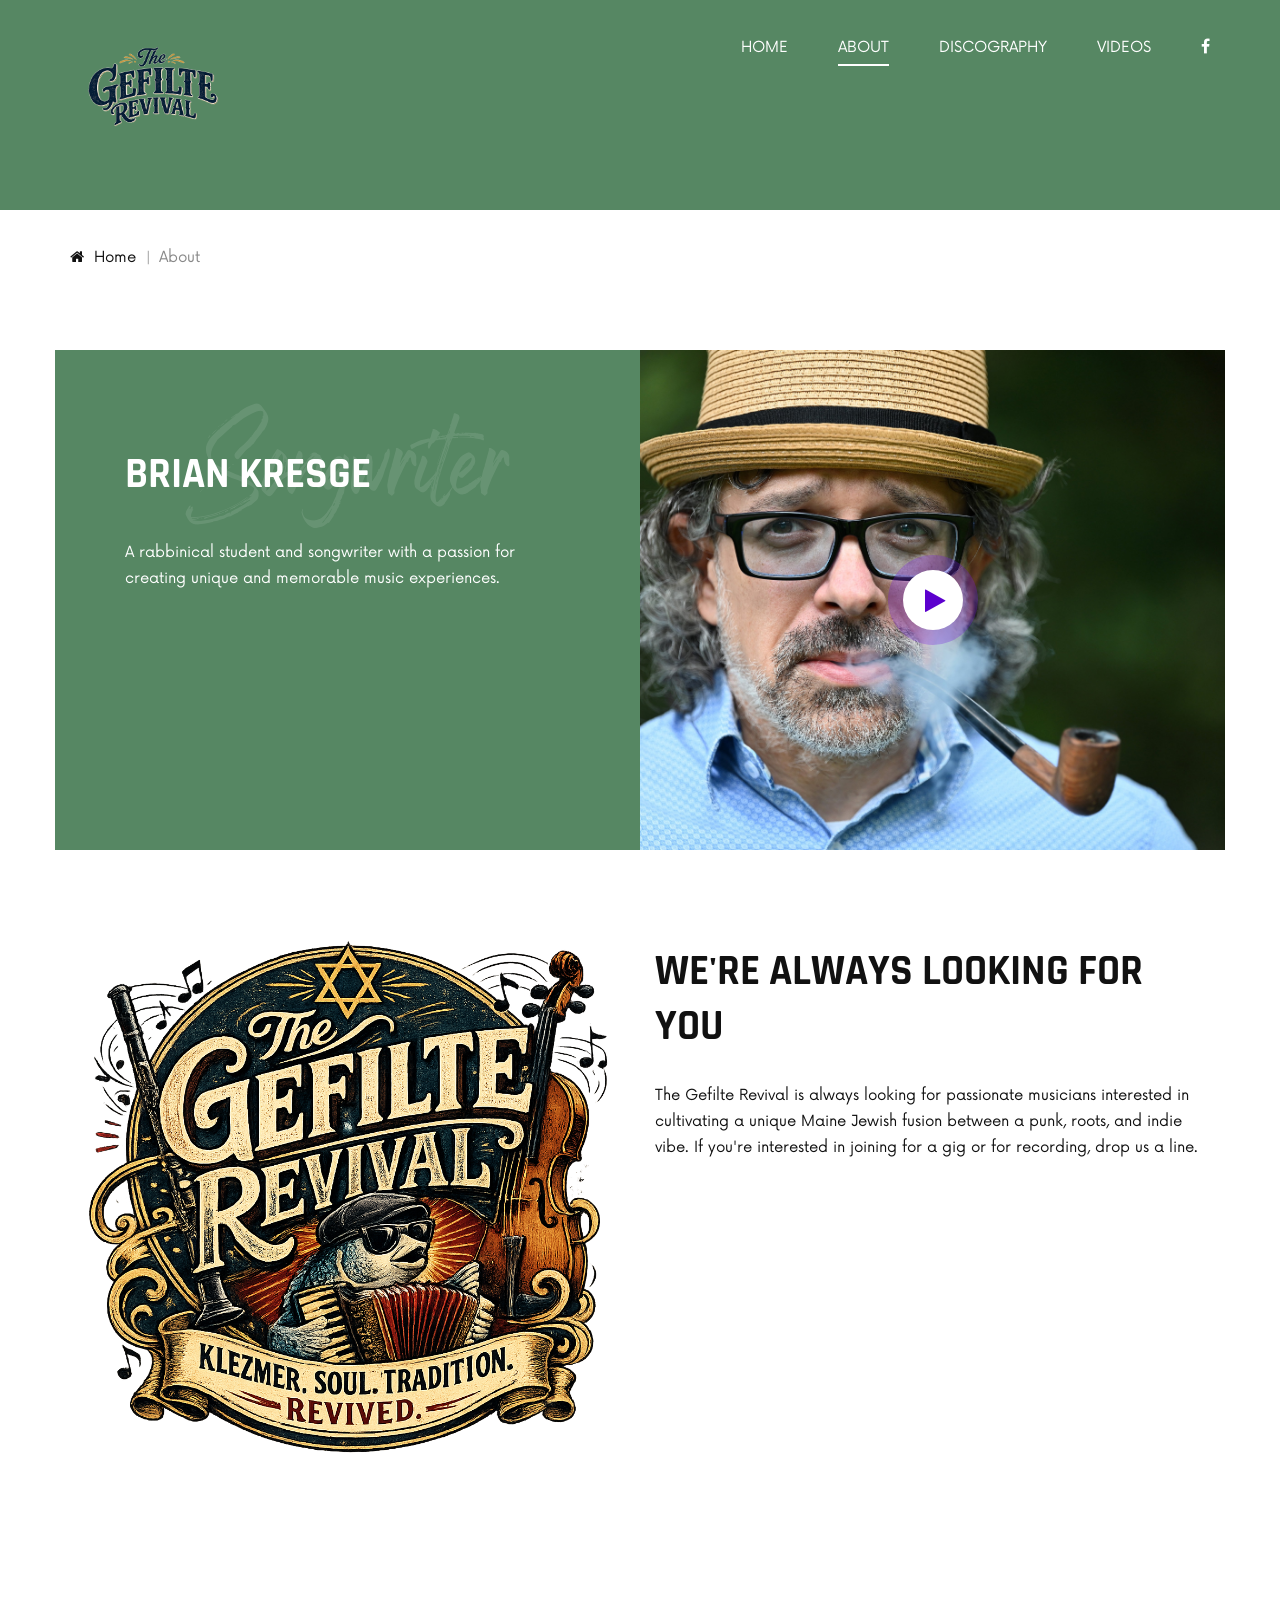
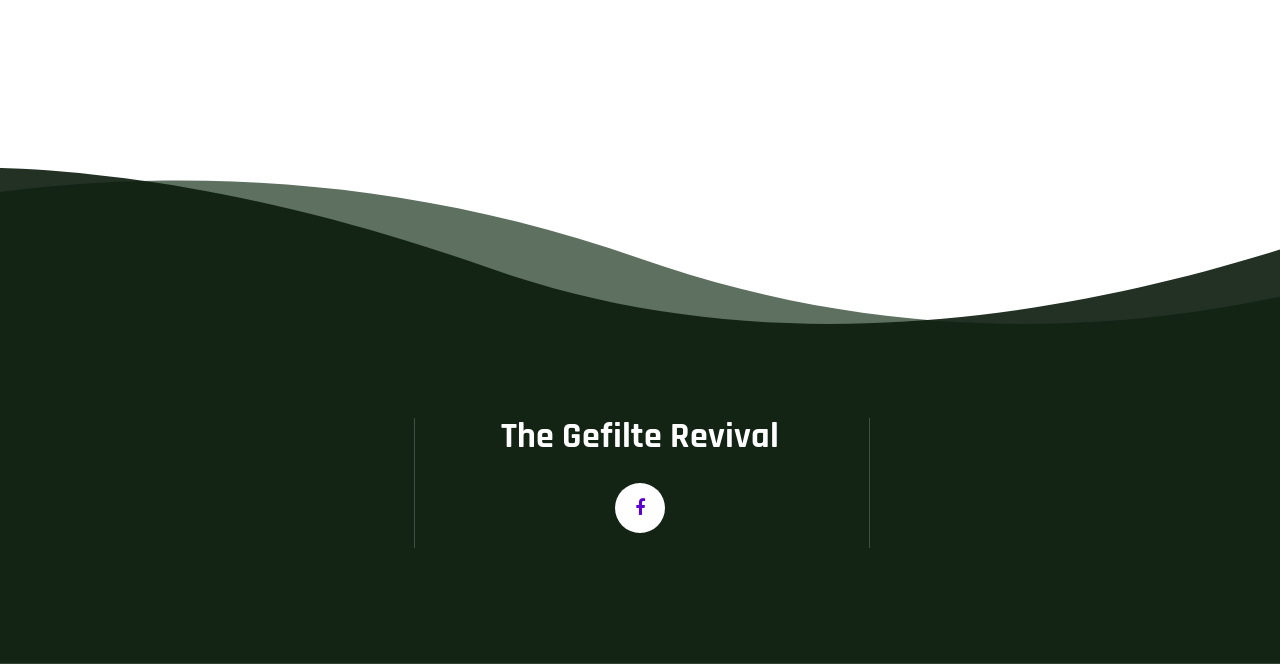
<file: about.html>
<!DOCTYPE html>
<html lang="zxx">

<head>
    <meta charset="UTF-8">
    <meta name="description" content="DJoz Template">
    <meta name="keywords" content="DJoz, unica, creative, html">
    <meta name="viewport" content="width=device-width, initial-scale=1.0">
    <meta http-equiv="X-UA-Compatible" content="ie=edge">
    <title>The Gefilte Revival | About</title>

    <!-- Google Font -->
    <link href="https://fonts.googleapis.com/css2?family=Rajdhani:wght@400;500;600;700&display=swap" rel="stylesheet">

    <!-- Css Styles -->
    <link rel="stylesheet" href="css/bootstrap.min.css" type="text/css">
    <link rel="stylesheet" href="css/font-awesome.min.css" type="text/css">
    <link rel="stylesheet" href="css/barfiller.css" type="text/css">
    <link rel="stylesheet" href="css/nowfont.css" type="text/css">
    <link rel="stylesheet" href="css/rockville.css" type="text/css">
    <link rel="stylesheet" href="css/magnific-popup.css" type="text/css">
    <link rel="stylesheet" href="css/owl.carousel.min.css" type="text/css">
    <link rel="stylesheet" href="css/slicknav.min.css" type="text/css">
    <link rel="stylesheet" href="css/style.css" type="text/css">
</head>

<body>
    <!-- Page Preloder -->
    <div id="preloder">
        <div class="loader"></div>
    </div>

    <!-- Header Section Begin -->
    <header class="header header--normal">
        <div class="container">
            <div class="row">
                <div class="col-lg-2 col-md-2">
                    <div class="header__logo">
                        <a href="./index.html"><img src="img/logo.png" alt=""></a>
                    </div>
                </div>
                <div class="col-lg-10 col-md-10">
                    <div class="header__nav">
                        <nav class="header__menu mobile-menu">
                            <ul>
                                <li><a href="./index.html">Home</a></li>
                                <li class="active"><a href="./about.html">About</a></li>
                                <li><a href="./discography.html">Discography</a></li>
                                <li><a href="./videos.html">Videos</a></li>
                            </ul>
                        </nav>
                        <div class="header__right__social">
                            <a href="https://www.facebook.com/gefilteerevival"><i class="fa fa-facebook"></i></a>
                        </div>
                    </div>
                </div>
            </div>
            <div id="mobile-menu-wrap"></div>
        </div>
    </header>
    <!-- Header Section End -->

    <!-- Breadcrumb Begin -->
    <div class="breadcrumb-option">
        <div class="container">
            <div class="row">
                <div class="col-lg-12">
                    <div class="breadcrumb__links">
                        <a href="#"><i class="fa fa-home"></i> Home</a>
                        <span>About</span>
                    </div>
                </div>
            </div>
        </div>
    </div>
    <!-- Breadcrumb End -->

    <!-- Skills Section Begin -->
    <section class="skills spad">
        <div class="container">
            <div class="row">
                <div class="col-lg-6 p-0">
                    <div class="skills__content">
                        <div class="section-title">
                            <h2>Brian Kresge</h2>
                            <h1>Songwriter</h1>
                        </div>
                        <p>A rabbinical student and songwriter with a passion for creating unique and memorable music experiences.</p>
                    </div>
                </div>
                <div class="col-lg-6 p-0">
                    <div class="skills__video set-bg" data-setbg="img/brian-july2026-headshot.JPG">
                        <a href="https://www.youtube.com/watch?v=wOHFBgojw-0?autoplay=1" class="play-btn video-popup"><i class="fa fa-play"></i></a>
                    </div>
                </div>
            </div>
        </div>
    </section>
    <!-- Skills Section End -->

    <!-- About Section Begin -->
    <section class="about about--page spad">
        <div class="container">
            <div class="row">
                <div class="col-lg-6">
                    <div class="about__pic">
                        <img src="img/about/about.png" alt="">
                    </div>
                </div>
                <div class="col-lg-6">
                    <div class="about__text">
                        <div class="section-title">
                            <h2>We're Always Looking For You</h2>
                        </div>
                        <p>The Gefilte Revival is always looking for passionate musicians interested in cultivating a unique Maine Jewish fusion between a punk, roots, and indie vibe.  If you're interested in joining for a gig or for recording, drop us a line.</p>
                    </div>
                </div>
            </div>
        </div>
    </section>
    <!-- About Section End -->

    <!-- About Pic Begin -->
    <div class="about-pic">
        <!--`<div class="container-fluid">
            <div class="row">
                <div class="col-lg-6">
                    <div class="row">
                        <div class="col-lg-4 col-md-4 col-sm-4 p-0">
                            <img src="img/about/ap-1.jpg" alt="">
                            <img src="img/about/ap-2.jpg" alt="">
                        </div>
                        <div class="col-lg-8 col-md-8 col-sm-8 p-0">
                            <img src="img/about/ap-3.jpg" alt="">
                        </div>
                    </div>
                </div>
                <div class="col-lg-6">
                    <div class="row">
                        <div class="col-lg-8 col-md-8 col-sm-8 p-0">
                            <img src="img/about/ap-4.jpg" alt="">
                        </div>
                        <div class="col-lg-4 col-md-4 col-sm-4 p-0">
                            <img src="img/about/ap-5.jpg" alt="">
                        </div>
                        <div class="col-lg-4 col-md-4 col-sm-4 p-0">
                            <img src="img/about/ap-6.jpg" alt="">
                        </div>
                        <div class="col-lg-8 col-md-8 col-sm-8 p-0">
                            <img src="img/about/ap-7.jpg" alt="">
                        </div>
                    </div>
                </div>
            </div>
        </div>
        </div>--> 
    </div>
    <!-- About Pic End -->

    <!-- About Services Section Begin -->
    <section class="about-services spad">
        <!--<div class="container">
            <div class="row">
                <div class="col-lg-12">
                    <div class="section-title center-title">
                        <h2>WHERE DO I PLAY</h2>
                        <h1>Best service</h1>
                    </div>
                </div>
            </div>
            <div class="row">
                <div class="col-lg-4 col-md-6 col-sm-6">
                    <div class="about__services__item">
                        <div class="about__services__item__pic set-bg" data-setbg="img/services/as-1.jpg">
                            <div class="icon">
                                <img src="img/services/as-icon-1.png" alt="">
                            </div>
                        </div>
                        <div class="about__services__item__text">
                            <h4>Wedding</h4>
                            <p>Lorem ipsum dolor sit amet, consectetur adipiscing elit, sed do eiusmod.</p>
                        </div>
                    </div>
                </div>
                <div class="col-lg-4 col-md-6 col-sm-6">
                    <div class="about__services__item">
                        <div class="about__services__item__pic set-bg" data-setbg="img/services/as-2.jpg">
                            <div class="icon">
                                <img src="img/services/as-icon-2.png" alt="">
                            </div>
                        </div>
                        <div class="about__services__item__text">
                            <h4>Clubs and bar</h4>
                            <p>Lorem ipsum dolor sit amet, consectetur adipiscing elit, sed do eiusmod.</p>
                        </div>
                    </div>
                </div>
                <div class="col-lg-4 col-md-6 col-sm-6">
                    <div class="about__services__item">
                        <div class="about__services__item__pic set-bg" data-setbg="img/services/as-3.jpg">
                            <div class="icon">
                                <img src="img/services/as-icon-3.png" alt="">
                            </div>
                        </div>
                        <div class="about__services__item__text">
                            <h4>Corporate events</h4>
                            <p>Lorem ipsum dolor sit amet, consectetur adipiscing elit, sed do eiusmod.</p>
                        </div>
                    </div>
                </div>
            </div>
        </div>-->
    </section>
    <!-- About Services Section End -->

    <!-- Footer Section Begin -->
    <footer class="footer footer--normal spad set-bg" data-setbg="img/footer-bg.png">
        <div class="container">
            <div class="row">
                <div class="col-lg-3 col-md-6">
                    
                </div>
                <div class="col-lg-4 offset-lg-1 col-md-6">
                    <div class="footer__social">
                        <h2>The Gefilte Revival</h2>
                        <div class="footer__social__links">
                            <a href="https://www.facebook.com/gefilteerevival"><i class="fa fa-facebook"></i></a>
                        </div>
                    </div>
                </div>
                <div class="col-lg-3 offset-lg-1 col-md-6">
                    
                </div>
            </div>
        </div>
    </footer>
    <!-- Footer Section End -->

    <!-- Js Plugins -->
    <script src="js/jquery-3.3.1.min.js"></script>
    <script src="js/bootstrap.min.js"></script>
    <script src="js/jquery.magnific-popup.min.js"></script>
    <script src="js/jquery.nicescroll.min.js"></script>
    <script src="js/jquery.barfiller.js"></script>
    <script src="js/jquery.countdown.min.js"></script>
    <script src="js/jquery.slicknav.js"></script>
    <script src="js/owl.carousel.min.js"></script>
    <script src="js/main.js"></script>

    <!-- Music Plugin -->
    <script src="js/jquery.jplayer.min.js"></script>
    <script src="js/jplayerInit.js"></script>
</body>

</html>
</file>
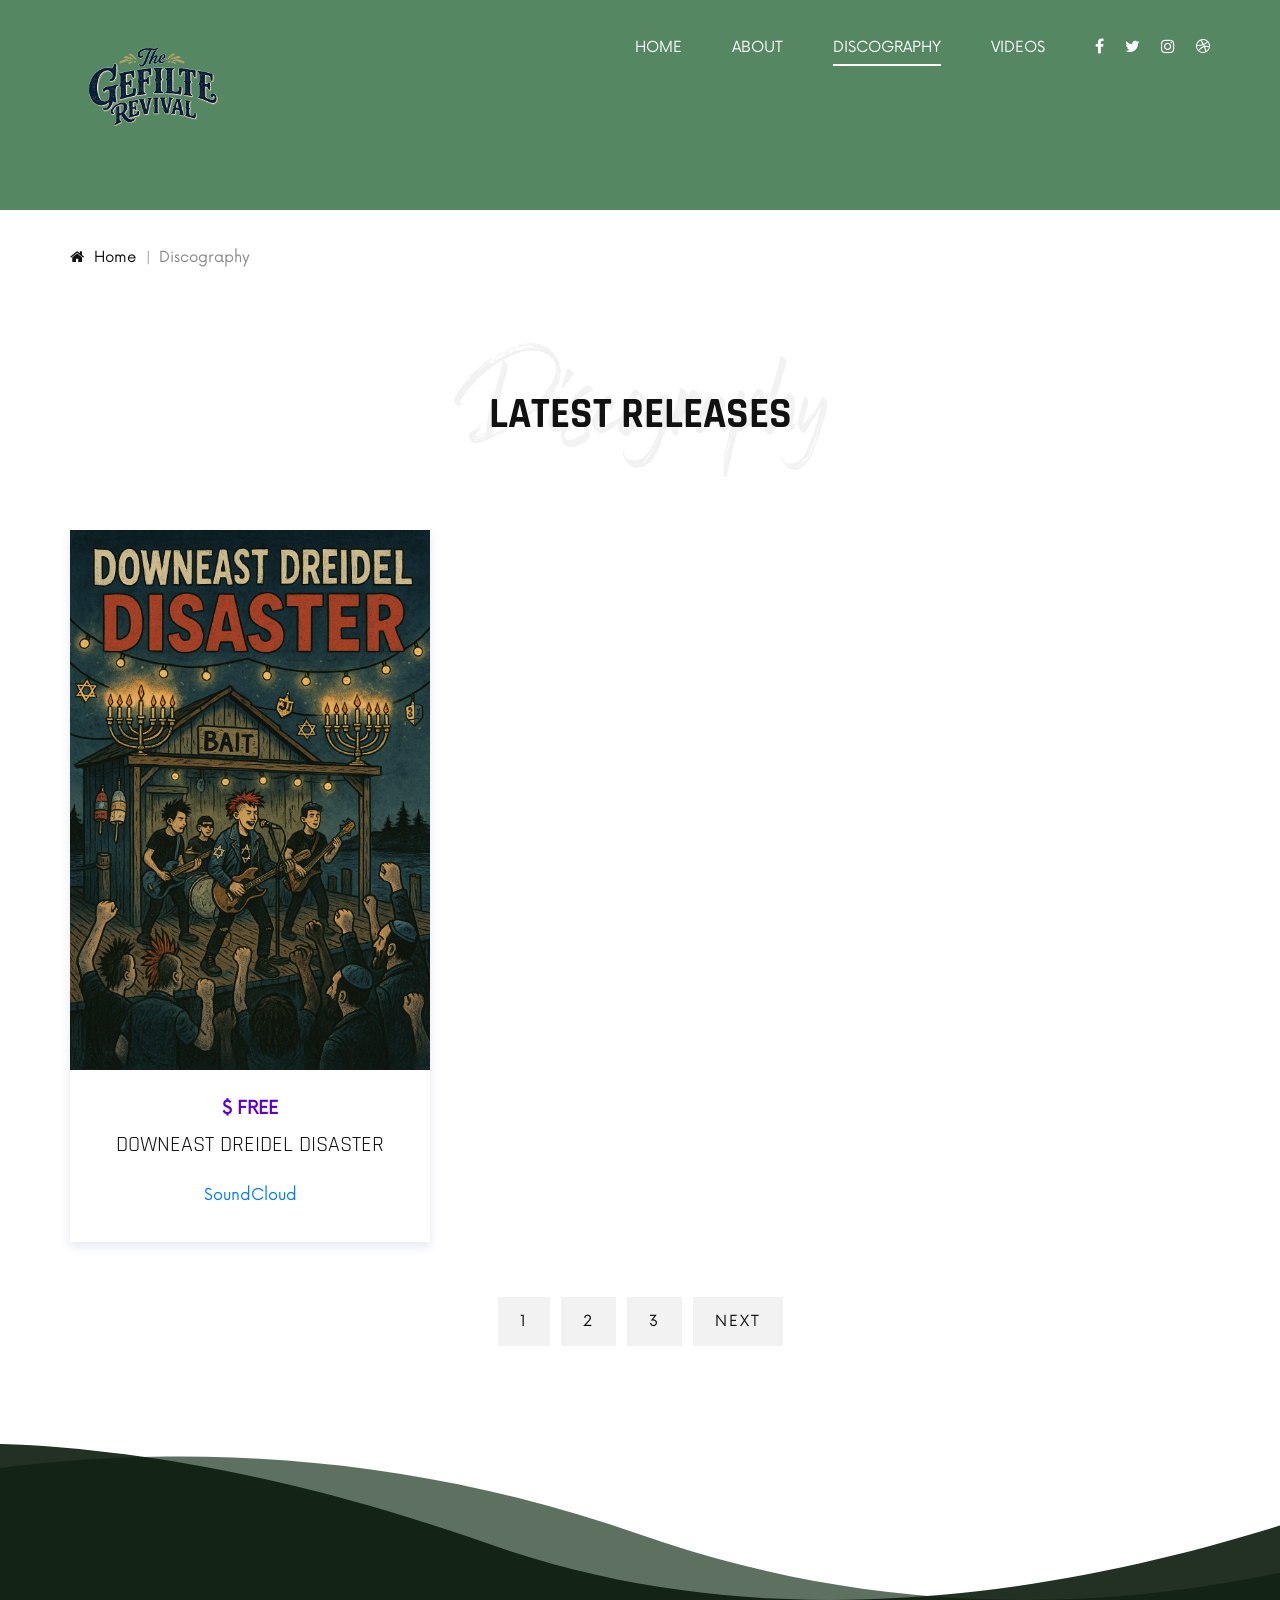
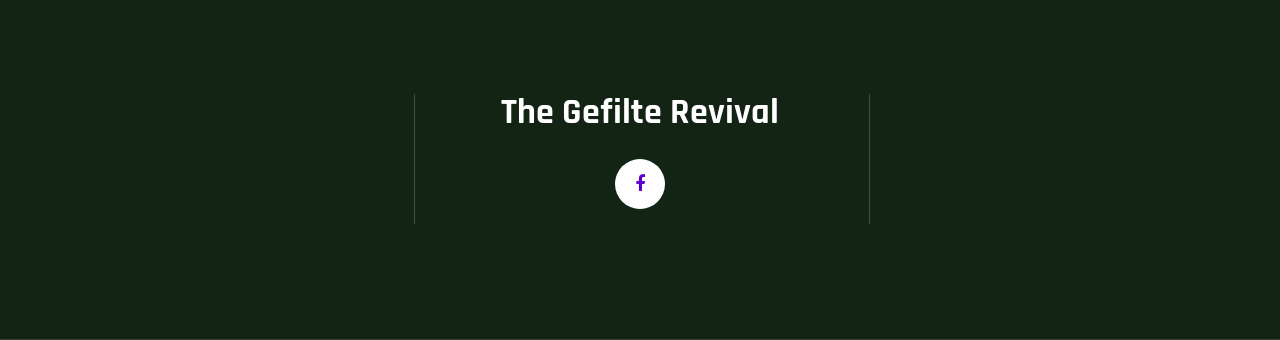
<file: discography.html>
<!DOCTYPE html>
<html lang="zxx">

<head>
    <meta charset="UTF-8">
    <meta name="description" content="DJoz Template">
    <meta name="keywords" content="DJoz, unica, creative, html">
    <meta name="viewport" content="width=device-width, initial-scale=1.0">
    <meta http-equiv="X-UA-Compatible" content="ie=edge">
    <title>The Gefilte Revival | Discography</title>

    <!-- Google Font -->
    <link href="https://fonts.googleapis.com/css2?family=Rajdhani:wght@400;500;600;700&display=swap" rel="stylesheet">

    <!-- Css Styles -->
    <link rel="stylesheet" href="css/bootstrap.min.css" type="text/css">
    <link rel="stylesheet" href="css/font-awesome.min.css" type="text/css">
    <link rel="stylesheet" href="css/barfiller.css" type="text/css">
    <link rel="stylesheet" href="css/nowfont.css" type="text/css">
    <link rel="stylesheet" href="css/rockville.css" type="text/css">
    <link rel="stylesheet" href="css/magnific-popup.css" type="text/css">
    <link rel="stylesheet" href="css/owl.carousel.min.css" type="text/css">
    <link rel="stylesheet" href="css/slicknav.min.css" type="text/css">
    <link rel="stylesheet" href="css/style.css" type="text/css">
</head>

<body>
    <!-- Page Preloder -->
    <div id="preloder">
        <div class="loader"></div>
    </div>

    <!-- Header Section Begin -->
    <header class="header header--normal">
        <div class="container">
            <div class="row">
                <div class="col-lg-2 col-md-2">
                    <div class="header__logo">
                        <a href="./index.html"><img src="img/logo.png" alt=""></a>
                    </div>
                </div>
                <div class="col-lg-10 col-md-10">
                    <div class="header__nav">
                        <nav class="header__menu mobile-menu">
                            <ul>
                                <li><a href="./index.html">Home</a></li>
                                <li><a href="./about.html">About</a></li>
                                <li class="active"><a href="./discography.html">Discography</a></li>
                                <li><a href="./videos.html">Videos</a></li>
                            </ul>
                        </nav>
                        <div class="header__right__social">
                            <a href="#"><i class="fa fa-facebook"></i></a>
                            <a href="#"><i class="fa fa-twitter"></i></a>
                            <a href="#"><i class="fa fa-instagram"></i></a>
                            <a href="#"><i class="fa fa-dribbble"></i></a>
                        </div>
                    </div>
                </div>
            </div>
            <div id="mobile-menu-wrap"></div>
        </div>
    </header>
    <!-- Header Section End -->

    <!-- Breadcrumb Begin -->
    <div class="breadcrumb-option">
        <div class="container">
            <div class="row">
                <div class="col-lg-12">
                    <div class="breadcrumb__links">
                        <a href="#"><i class="fa fa-home"></i> Home</a>
                        <span>Discography</span>
                    </div>
                </div>
            </div>
        </div>
    </div>
    <!-- Breadcrumb End -->

    <!-- Discography Section Begin -->
    <section class="discography spad">
        <div class="container">
            <div class="row">
                <div class="col-lg-12">
                    <div class="section-title center-title">
                        <h2>Latest Releases</h2>
                        <h1>Discography</h1>
                    </div>
                </div>
            </div>
            <div class="row">
                <div class="col-lg-4 col-md-6 col-sm-6">
                    <div class="discography__item">
                        <div class="discography__item__pic">
                            <img src="img/DowneastDreidelDisaster.png" alt="Downeast Dreidel Disaster">
                        </div>
                        <div class="discography__item__text">
                            <span>$ FREE</span>
                            <h4>Downeast Dreidel Disaster</h4>
                            <a href="https://soundcloud.com/thegefiltervival/sets/downeast-dreidel-disaster">SoundCloud</a>
                        </div>
                    </div>
                </div>
                <div class="col-lg-4 col-md-6 col-sm-6">
                    
                </div>
                <div class="col-lg-4 col-md-6 col-sm-6">
                    
                </div>
                <div class="col-lg-4 col-md-6 col-sm-6">
                    
                </div>
                <div class="col-lg-4 col-md-6 col-sm-6">
                    
                </div>
                <div class="col-lg-4 col-md-6 col-sm-6">
                    
                </div>
                <div class="col-lg-12">
                    <div class="pagination__links">
                        <a href="#">1</a>
                        <a href="#">2</a>
                        <a href="#">3</a>
                        <a href="#">Next</a>
                    </div>
                </div>
            </div>
        </div>
    </section>
    <!-- Discography Section End -->

    <!-- Footer Section Begin -->
    <footer class="footer footer--normal spad set-bg" data-setbg="img/footer-bg.png">
        <div class="container">
            <div class="row">
                <div class="col-lg-3 col-md-6">
                    
                </div>
                <div class="col-lg-4 offset-lg-1 col-md-6">
                    <div class="footer__social">
                        <h2>The Gefilte Revival</h2>
                        <div class="footer__social__links">
                            <a href="https://www.facebook.com/gefilteerevival"><i class="fa fa-facebook"></i></a>
                        </div>
                    </div>
                </div>
                <div class="col-lg-3 offset-lg-1 col-md-6">
                    
                </div>
            </div>
        </div>
    </footer>
    <!-- Footer Section End -->

    <!-- Js Plugins -->
    <script src="js/jquery-3.3.1.min.js"></script>
    <script src="js/bootstrap.min.js"></script>
    <script src="js/jquery.magnific-popup.min.js"></script>
    <script src="js/jquery.nicescroll.min.js"></script>
    <script src="js/jquery.barfiller.js"></script>
    <script src="js/jquery.countdown.min.js"></script>
    <script src="js/jquery.slicknav.js"></script>
    <script src="js/owl.carousel.min.js"></script>
    <script src="js/main.js"></script>

    <!-- Music Plugin -->
    <script src="js/jquery.jplayer.min.js"></script>
    <script src="js/jplayerInit.js"></script>
</body>

</html>
</file>
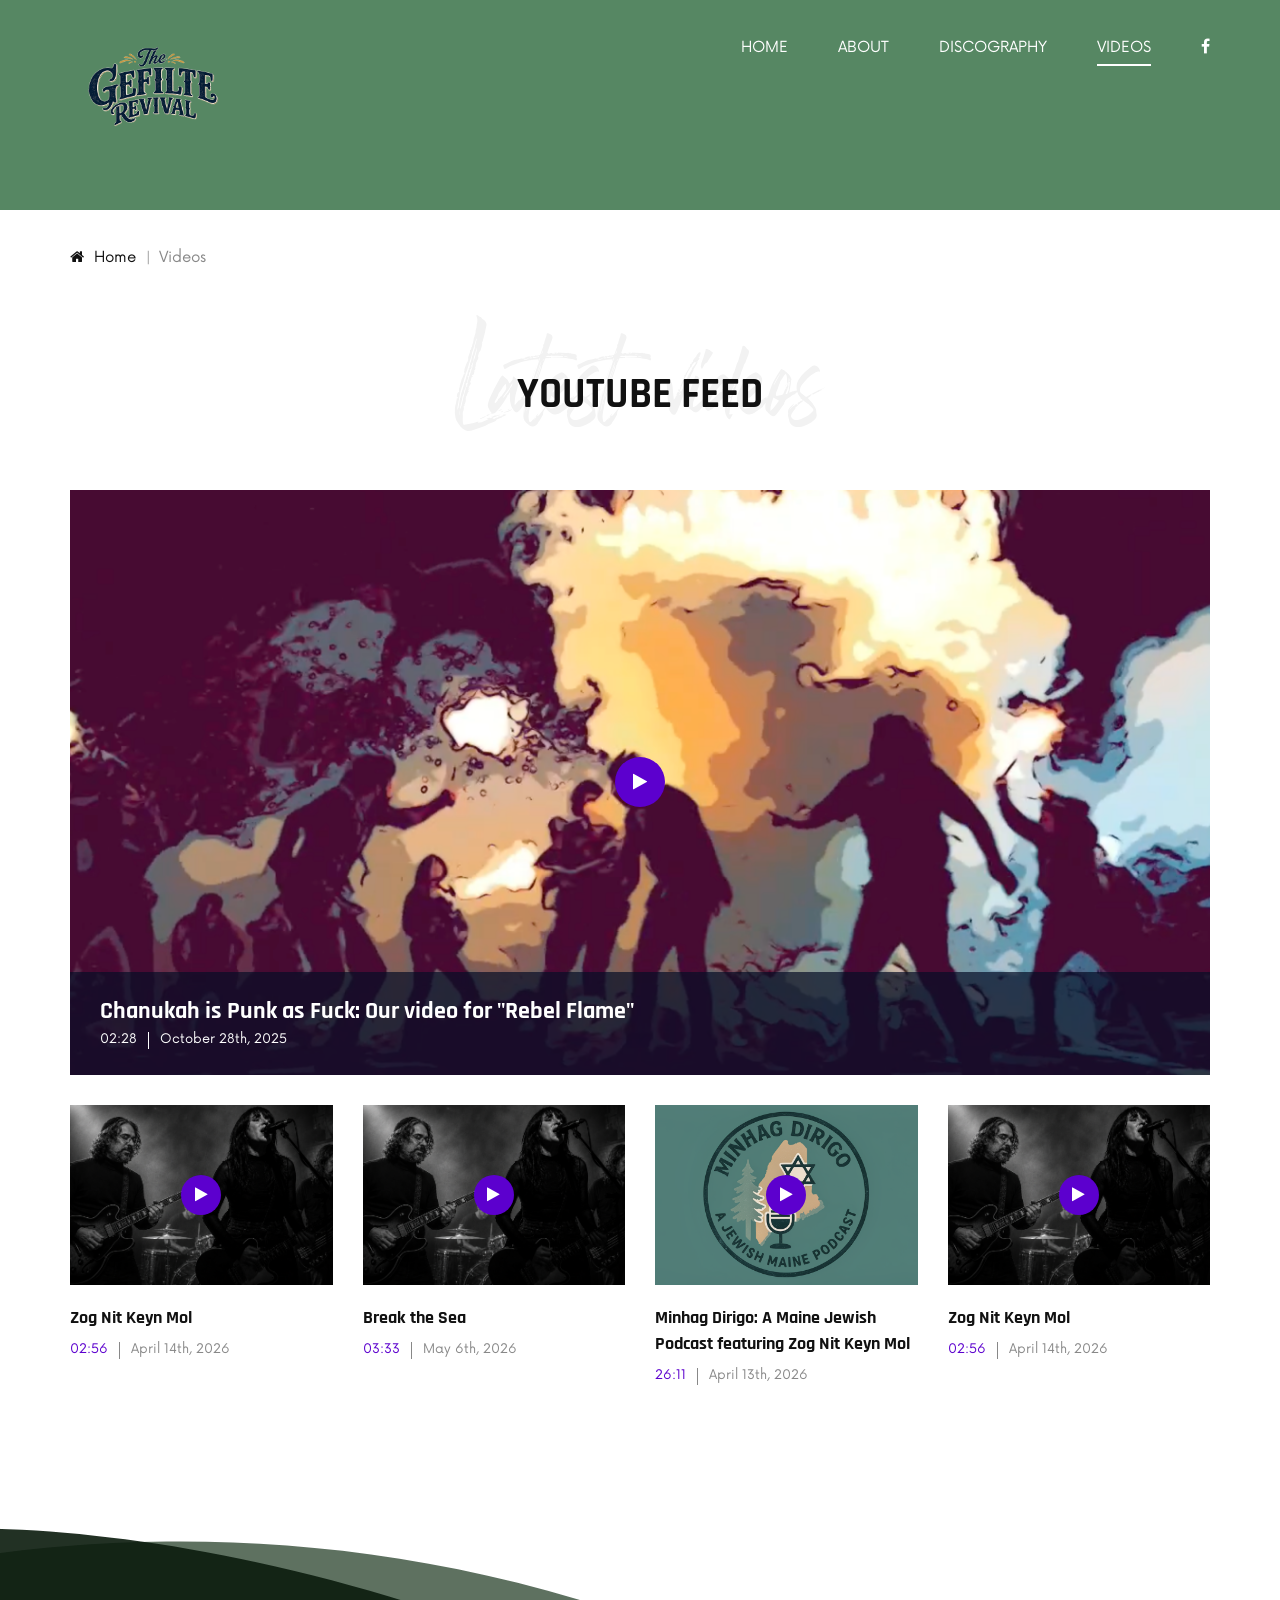
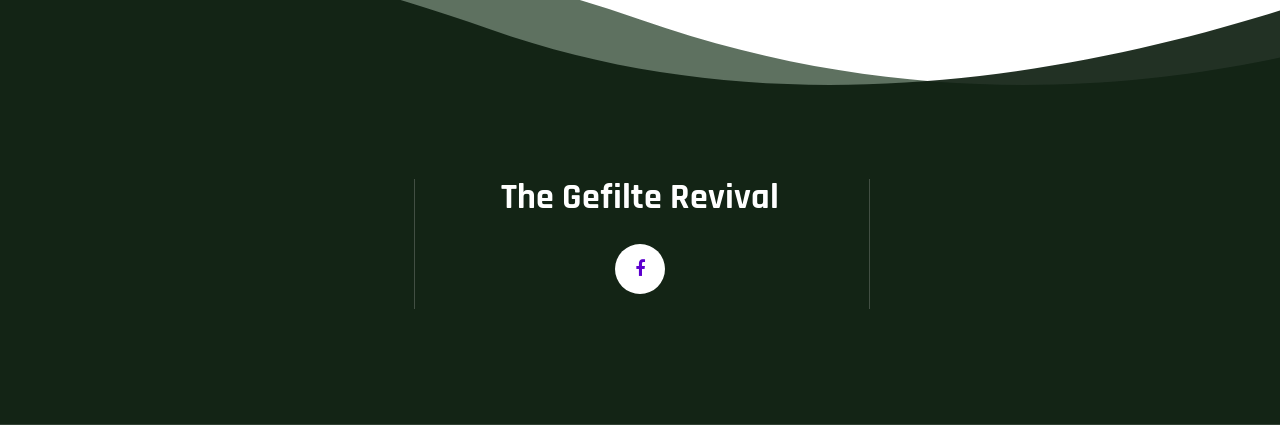
<file: videos.html>
<!DOCTYPE html>
<html lang="zxx">

<head>
    <meta charset="UTF-8">
    <meta name="description" content="DJoz Template">
    <meta name="keywords" content="DJoz, unica, creative, html">
    <meta name="viewport" content="width=device-width, initial-scale=1.0">
    <meta http-equiv="X-UA-Compatible" content="ie=edge">
    <title>The Gefilte Revival | Videos</title>

    <!-- Google Font -->
    <link href="https://fonts.googleapis.com/css2?family=Rajdhani:wght@400;500;600;700&display=swap" rel="stylesheet">

    <!-- Css Styles -->
    <link rel="stylesheet" href="css/bootstrap.min.css" type="text/css">
    <link rel="stylesheet" href="css/font-awesome.min.css" type="text/css">
    <link rel="stylesheet" href="css/barfiller.css" type="text/css">
    <link rel="stylesheet" href="css/nowfont.css" type="text/css">
    <link rel="stylesheet" href="css/rockville.css" type="text/css">
    <link rel="stylesheet" href="css/magnific-popup.css" type="text/css">
    <link rel="stylesheet" href="css/owl.carousel.min.css" type="text/css">
    <link rel="stylesheet" href="css/slicknav.min.css" type="text/css">
    <link rel="stylesheet" href="css/style.css" type="text/css">
</head>

<body>
    <!-- Page Preloder -->
    <div id="preloder">
        <div class="loader"></div>
    </div>

    <!-- Header Section Begin -->
    <header class="header header--normal">
        <div class="container">
            <div class="row">
                <div class="col-lg-2 col-md-2">
                    <div class="header__logo">
                        <a href="./index.html"><img src="img/logo.png" alt=""></a>
                    </div>
                </div>
                <div class="col-lg-10 col-md-10">
                    <div class="header__nav">
                        <nav class="header__menu mobile-menu">
                            <ul>
                                <li><a href="./index.html">Home</a></li>
                                <li><a href="./about.html">About</a></li>
                                <li><a href="./discography.html">Discography</a></li>
                                <li class="active"><a href="./videos.html">Videos</a></li>
                                
                            </ul>
                        </nav>
                        <div class="header__right__social">
                            <a href="https://www.facebook.com/gefilteerevival"><i class="fa fa-facebook"></i></a>
                        </div>
                    </div>
                </div>
            </div>
            <div id="mobile-menu-wrap"></div>
        </div>
    </header>
    <!-- Header Section End -->

    <!-- Breadcrumb Begin -->
    <div class="breadcrumb-option">
        <div class="container">
            <div class="row">
                <div class="col-lg-12">
                    <div class="breadcrumb__links">
                        <a href="#"><i class="fa fa-home"></i> Home</a>
                        <span>Videos</span>
                    </div>
                </div>
            </div>
        </div>
    </div>
    <!-- Breadcrumb End -->

    <!-- Video Section Begin -->
    <section class="videos spad">
        <div class="container">
            <div class="row">
                <div class="col-lg-12">
                    <div class="section-title center-title">
                        <h2>Youtube feed</h2>
                        <h1>Latest videos</h1>
                    </div>
                    <div class="videos__large__item set-bg" data-setbg="img/punkchanukah.png">
                        <a href="https://www.youtube.com/watch?v=YasauBbz3sc?autoplay=1" class="play-btn video-popup"><i class="fa fa-play"></i></a>
                        <div class="videos__large__item__text">
                            <h4>Chanukah is Punk as Fuck: Our video for "Rebel Flame"
                            </h4>
                            <ul>
                                <li>02:28</li>
                                <li>October 28th, 2025</li>
                            </ul>
                        </div>
                    </div>
                    <div class="row">
                        <div class="videos__slider owl-carousel">
                            <div class="col-lg-3">
                                <div class="videos__item">
                                    <div class="videos__item__pic set-bg" data-setbg="img/hero-bg.png">
                                        <a href="https://www.youtube.com/watch?v=RYB7NITmFL4?autoplay=1" class="play-btn video-popup"><i class="fa fa-play"></i></a>
                                    </div>
                                    <div class="videos__item__text">
                                        <h5>Zog Nit Keyn Mol</h5>
                                        <ul>
                                            <li>02:56</li>
                                            <li>April 14th, 2026</li>
                                        </ul>
                                    </div>
                                </div>
                            </div>
                            <div class="col-lg-3">
                                <div class="videos__item">
                                    <div class="videos__item__pic set-bg" data-setbg="img/hero-bg.png">
                                        <a href="https://www.youtube.com/watch?v=wOHFBgojw-0?autoplay=1" class="play-btn video-popup"><i class="fa fa-play"></i></a>
                                    </div>
                                    <div class="videos__item__text">
                                        <h5>Break the Sea</h5>
                                        <ul>
                                            <li>03:33</li>
                                            <li>May 6th, 2026</li>
                                        </ul>
                                    </div>
                                </div>
                            </div>
                            <div class="col-lg-3">
                                <div class="videos__item">
                                    <div class="videos__item__pic set-bg" data-setbg="img/minhag_dirigo_logo_green.png">
                                        <a href="https://www.youtube.com/watch?v=R7hAIHasm7Q?autoplay=1" class="play-btn video-popup"><i class="fa fa-play"></i></a>
                                    </div>
                                    <div class="videos__item__text">
                                        <h5>Minhag Dirigo: A Maine Jewish Podcast featuring Zog Nit Keyn Mol</h5>
                                        <ul>
                                            <li>26:11</li>
                                            <li>April 13th, 2026</li>
                                        </ul>
                                    </div>
                                </div>
                            </div>
                            <!--<div class="col-lg-3">
                                <div class="videos__item">
                                    <div class="videos__item__pic set-bg" data-setbg="img/videos/videos-4.jpg">
                                        <a href="https://www.youtube.com/watch?v=Srqs4CitU2U?autoplay=1" class="play-btn video-popup"><i class="fa fa-play"></i></a>
                                    </div>
                                    <div class="videos__item__text">
                                        <h5>Armin van Buuren live at Tomorrowland 2019</h5>
                                        <ul>
                                            <li>02:35:18</li>
                                            <li>Dec 17, 2019</li>
                                        </ul>
                                    </div>
                                </div>
                            </div>
                            <div class="col-lg-3">
                                <div class="videos__item">
                                    <div class="videos__item__pic set-bg" data-setbg="img/videos/videos-3.jpg">
                                        <a href="https://www.youtube.com/watch?v=vBGiFtb8Rpw?autoplay=1" class="play-btn video-popup"><i class="fa fa-play"></i></a>
                                    </div>
                                    <div class="videos__item__text">
                                        <h5>Martin Garrix - Live @ Ultra Music Festival Miami 2019</h5>
                                        <ul>
                                            <li>02:35:18</li>
                                            <li>Dec 17, 2019</li>
                                        </ul>
                                    </div>
                                </div>
                            </div>-->
                        </div>
                    </div>
                </div>
            </div>
        </div>
    </section>
    <!-- Video Section End -->

    <!-- Footer Section Begin -->
    <footer class="footer footer--normal spad set-bg" data-setbg="img/footer-bg.png">
        <div class="container">
            <div class="row">
                <div class="col-lg-3 col-md-6">
                    
                </div>
                <div class="col-lg-4 offset-lg-1 col-md-6">
                    <div class="footer__social">
                        <h2>The Gefilte Revival</h2>
                        <div class="footer__social__links">
                            <a href="https://www.facebook.com/gefilterevival"><i class="fa fa-facebook"></i></a>
                        </div>
                    </div>
                </div>
                <div class="col-lg-3 offset-lg-1 col-md-6">
                    
                </div>
            </div>
        </div>
    </footer>
    <!-- Footer Section End -->

    <!-- Js Plugins -->
    <script src="js/jquery-3.3.1.min.js"></script>
    <script src="js/bootstrap.min.js"></script>
    <script src="js/jquery.magnific-popup.min.js"></script>
    <script src="js/jquery.nicescroll.min.js"></script>
    <script src="js/jquery.barfiller.js"></script>
    <script src="js/jquery.countdown.min.js"></script>
    <script src="js/jquery.slicknav.js"></script>
    <script src="js/owl.carousel.min.js"></script>
    <script src="js/main.js"></script>

    <!-- Music Plugin -->
    <script src="js/jquery.jplayer.min.js"></script>
    <script src="js/jplayerInit.js"></script>
</body>

</html>
</file>
<file: css/barfiller.css>
.barfiller {
    width:100%;
    height:12px;
    background:#fcfcfc;
    border:1px solid #ccc;
    position:relative;
    margin-bottom:20px;
    box-shadow: inset 1px 4px 9px -6px rgba(0,0,0,.5); 
    -moz-box-shadow: inset 1px 4px 9px -6px rgba(0,0,0,.5); 
}

.barfiller .fill {
    display:block;
    position:relative;
    width:0px;
    height:100%;
    background:#333;
    z-index:1;
}

.barfiller .tipWrap {
    display:none;
}

.barfiller .tip {
    margin-top:-30px;
    padding:2px 4px;
    font-size:11px;
    color:#fff;
    left:0px;
    position:absolute;
    z-index:2;
    background: #333;
} 

.barfiller .tip:after {
    border:solid;
    border-color:rgba(0,0,0,.8) transparent;
    border-width:6px 6px 0 6px;
    content:"";
    display:block;
    position:absolute;
    left:9px;
    top:100%;
    z-index:9
}
</file>
<file: css/nowfont.css>
/* #### Generated By: http://www.cufonfonts.com #### */

@font-face {
font-family: 'Now Regular';
font-style: normal;
font-weight: normal;
src: local('Now Regular'), url('../fonts/Now-Regular.woff') format('woff');
}


@font-face {
font-family: 'Now Thin';
font-style: normal;
font-weight: normal;
src: local('Now Thin'), url('../fonts/Now-Thin.woff') format('woff');
}


@font-face {
font-family: 'Now Light';
font-style: normal;
font-weight: normal;
src: local('Now Light'), url('../fonts/Now-Light.woff') format('woff');
}


@font-face {
font-family: 'Now Medium';
font-style: normal;
font-weight: normal;
src: local('Now Medium'), url('../fonts/Now-Medium.woff') format('woff');
}


@font-face {
font-family: 'Now Bold';
font-style: normal;
font-weight: normal;
src: local('Now Bold'), url('../fonts/Now-Bold.woff') format('woff');
}


@font-face {
font-family: 'Now Black';
font-style: normal;
font-weight: normal;
src: local('Now Black'), url('../fonts/Now-Black.woff') format('woff');
}
</file>
<file: css/rockville.css>
@font-face {
font-family: 'Rockville Solid Regular';
font-style: normal;
font-weight: normal;
src: local('Rockville Solid Regular'), url('../fonts/Rockville Solid.woff') format('woff');
}
</file>
<file: css/style.css>
/******************************************************************
  Template Name: DJoz
  Description:  DJoz Music HTML Template
  Author: Colorlib
  Author URI: https://colorlib.com
  Version: 1.0
  Created: Colorlib
******************************************************************/

/*------------------------------------------------------------------
[Table of contents]

1.  Template default CSS
	1.1	Variables
	1.2	Mixins
	1.3	Flexbox
	1.4	Reset
2.  Helper Css
3.  Header Section
4.  Hero Section
5.  Services Section
6.  Track Section
7.  Countdown Section
8.  Team Section
9.  Contact
10.  Footer Style
-------------------------------------------------------------------*/

/*----------------------------------------*/

/* Template default CSS
/*----------------------------------------*/

html,
body {
	height: 100%;
	font-family: "Now Regular";
	-webkit-font-smoothing: antialiased;
}

h1,
h2,
h3,
h4,
h5,
h6 {
	margin: 0;
	color: #111111;
	font-weight: 400;
	font-family: "Rajdhani", sans-serif;
}

h1 {
	font-size: 70px;
}

h2 {
	font-size: 36px;
}

h3 {
	font-size: 30px;
}

h4 {
	font-size: 24px;
}

h5 {
	font-size: 18px;
}

h6 {
	font-size: 16px;
}

p {
	font-size: 15px;
	font-family: "Now Regular";
	color: #444444;
	font-weight: 400;
	line-height: 26px;
	margin: 0 0 15px 0;
}

img {
	max-width: 100%;
}

input:focus,
select:focus,
button:focus,
textarea:focus {
	outline: none;
}

a:hover,
a:focus {
	text-decoration: none;
	outline: none;
	color: #ffffff;
}

ul,
ol {
	padding: 0;
	margin: 0;
}

/*---------------------
  Helper CSS
-----------------------*/

.section-title {
	margin-bottom: 40px;
	position: relative;
	z-index: 1;
}

.section-title.center-title {
	text-align: center;
}

.section-title h2 {
	font-size: 42px;
	color: #111111;
	font-weight: 700;
	text-transform: uppercase;
}

.section-title h1 {
	font-size: 100px;
	color: #f2f2f2;
	font-family: "Rockville Solid Regular";
	position: absolute;
	left: 0;
	top: -45px;
	width: 100%;
	z-index: -1;
}

.set-bg {
	background-repeat: no-repeat;
	background-size: cover;
	background-position: top center;
}

.spad {
	padding-top: 100px;
	padding-bottom: 100px;
}

.text-white h1,
.text-white h2,
.text-white h3,
.text-white h4,
.text-white h5,
.text-white h6,
.text-white p,
.text-white span,
.text-white li,
.text-white a {
	color: #fff;
}

/* buttons */

.primary-btn {
	display: inline-block;
	font-size: 15px;
	text-transform: uppercase;
	padding: 14px 25px 12px;
	color: #ffffff;
	background: #285d2c;
	letter-spacing: 2px;
}

.primary-btn.border-btn {
	background: transparent;
	border: 2px solid #00ce67;
	color: #111111;
}

.site-btn {
	font-size: 15px;
	color: #ffffff;
	background: #5c00ce;
	font-weight: 700;
	letter-spacing: 2px;
	border: none;
	text-transform: uppercase;
	display: inline-block;
	padding: 14px 30px;
	width: 100%;
}

/* Preloder */

#preloder {
	position: fixed;
	width: 100%;
	height: 100%;
	top: 0;
	left: 0;
	z-index: 999999;
	background: #000;
}

.loader {
	width: 40px;
	height: 40px;
	position: absolute;
	top: 50%;
	left: 50%;
	margin-top: -13px;
	margin-left: -13px;
	border-radius: 60px;
	animation: loader 0.8s linear infinite;
	-webkit-animation: loader 0.8s linear infinite;
}

@keyframes loader {
	0% {
		-webkit-transform: rotate(0deg);
		transform: rotate(0deg);
		border: 4px solid #f44336;
		border-left-color: transparent;
	}
	50% {
		-webkit-transform: rotate(180deg);
		transform: rotate(180deg);
		border: 4px solid #673ab7;
		border-left-color: transparent;
	}
	100% {
		-webkit-transform: rotate(360deg);
		transform: rotate(360deg);
		border: 4px solid #f44336;
		border-left-color: transparent;
	}
}

@-webkit-keyframes loader {
	0% {
		-webkit-transform: rotate(0deg);
		border: 4px solid #f44336;
		border-left-color: transparent;
	}
	50% {
		-webkit-transform: rotate(180deg);
		border: 4px solid #673ab7;
		border-left-color: transparent;
	}
	100% {
		-webkit-transform: rotate(360deg);
		border: 4px solid #f44336;
		border-left-color: transparent;
	}
}

/*---------------------
  Header
-----------------------*/

.header {
	background: rgba(1, 74, 20, 0.664);
	position: absolute;
	left: 0;
	top: 0;
	width: 100%;
	z-index: 9;
}

.header.header--normal {
	position: relative;
}

.header__logo {
	padding: 20px 0 25px;
}

.header__logo a {
	display: inline-block;
}

.header__nav {
	text-align: right;
}

.header__menu {
	padding: 31px 0 27px;
	display: inline-block;
	margin-right: 45px;
}

.header__menu ul li {
	list-style: none;
	display: inline-block;
	margin-right: 45px;
	position: relative;
}

.header__menu ul li.active a:after {
	opacity: 1;
}

.header__menu ul li:hover a:after {
	opacity: 1;
}

.header__menu ul li:hover .dropdown {
	top: 34px;
	opacity: 1;
	visibility: visible;
}

.header__menu ul li:last-child {
	margin-right: 0;
}

.header__menu ul li .dropdown {
	position: absolute;
	left: 0;
	top: 56px;
	width: 150px;
	background: #111111;
	text-align: left;
	padding: 2px 0;
	z-index: 9;
	opacity: 0;
	visibility: hidden;
	-webkit-transition: all, 0.3s;
	-o-transition: all, 0.3s;
	transition: all, 0.3s;
}

.header__menu ul li .dropdown li {
	display: block;
	margin-right: 0;
}

.header__menu ul li .dropdown li a {
	font-size: 14px;
	color: #ffffff;
	font-weight: 400;
	padding: 8px 20px;
	text-transform: capitalize;
}

.header__menu ul li .dropdown li a:after {
	display: none;
}

.header__menu ul li a {
	font-size: 15px;
	text-transform: uppercase;
	color: #ffffff;
	display: block;
	padding: 6px 0;
	position: relative;
}

.header__menu ul li a:after {
	position: absolute;
	left: 0;
	bottom: 0;
	width: 100%;
	height: 2px;
	background: #ffffff;
	content: "";
	-webkit-transition: all, 0.5s;
	-o-transition: all, 0.5s;
	transition: all, 0.5s;
	opacity: 0;
}

.header__right__social {
	display: inline-block;
}

.header__right__social a {
	display: inline-block;
	font-size: 16px;
	color: #ffffff;
	margin-right: 16px;
}

.header__right__social a:last-child {
	margin-right: 0;
}

.slicknav_menu {
	display: none;
}

/*---------------------
  Hero
-----------------------*/

.hero {
	padding-top: 400px;
	padding-bottom: 295px;
	position: relative;
}

.hero__text {
	text-align: center;
}

.hero__text span {
	color: #ffffff;
	text-transform: uppercase;
	letter-spacing: 6px;
}

.hero__text h1 {
	font-size: 110px;
	color: #ffffff;
	margin-bottom: 20px;
	margin-top: 22px;
}

.hero__text p {
	color: #ffffff;
	margin-bottom: 20px;
}

.hero__text .play-btn {
	font-size: 26px;
	color: #00ce67;
	height: 90px;
	width: 90px;
	border-radius: 50%;
	background: rgba(255, 255, 255, 0.3);
	display: inline-block;
	line-height: 90px;
	text-align: center;
	position: relative;
	z-index: 1;
}

.hero__text .play-btn i {
	position: relative;
	top: 2px;
	left: 2px;
}

.hero__text .play-btn:after {
	position: absolute;
	left: 15px;
	top: 15px;
	height: 60px;
	width: 60px;
	background: #ffffff;
	border-radius: 50%;
	content: "";
	z-index: -1;
}

.linear__icon {
	position: absolute;
	left: 50%;
	bottom: 0;
	margin-left: -16px;
	-webkit-animation: mymove 0.5s infinite alternate;
	animation: mymove 0.5s infinite alternate;
}

.linear__icon i {
	font-size: 50px;
	color: #00ce67;
}

@-webkit-keyframes mymove {
	0% {
		bottom: 0;
	}
	100% {
		bottom: -10px;
	}
}

@keyframes mymove {
	0% {
		bottom: 0;
	}
	100% {
		bottom: -10px;
	}
}

/*---------------------
  Events
-----------------------*/

.event {
	padding-bottom: 60px;
}

.event .section-title {
	margin-bottom: 10px;
	position: relative;
}

.event .section-title:after {
	position: absolute;
	right: 46px;
	top: 25px;
	height: 2px;
	width: 775px;
	background: rgba(225, 225, 225, 0.3);
	content: "";
	z-index: -1;
}

.event__slider .col-lg-4 {
	max-width: 100%;
}

.event__slider.owl-carousel .owl-stage-outer {
	padding-top: 30px;
	padding-bottom: 40px;
}

.event__slider.owl-carousel .owl-nav {
	position: absolute;
	right: 15px;
	top: -50px;
}

.event__slider.owl-carousel .owl-nav button {
	font-size: 22px;
	color: #111111;
	opacity: 0.5;
	margin-right: 10px;
}

.event__slider.owl-carousel .owl-nav button:last-child {
	margin-right: 0;
}

.event__item {
	-webkit-box-shadow: 0px 3px 15px rgba(22, 41, 124, 0.1);
	box-shadow: 0px 3px 15px rgba(22, 41, 124, 0.1);
}

.event__item__pic {
	height: 360px;
	position: relative;
}

.event__item__pic .tag-date {
	position: absolute;
	left: 0;
	bottom: -21px;
	width: 100%;
	text-align: center;
}

.event__item__pic .tag-date span {
	font-size: 15px;
	color: #ffffff;
	display: inline-block;
	background: #5c00ce;
	padding: 12px 8px 9px 20px;
}

.event__item__text {
	text-align: center;
	padding: 45px 10px 25px;
}

.event__item__text h4 {
	font-size: 26px;
	font-weight: 700;
	color: #111111;
	margin-bottom: 10px;
}

.event__item__text p {
	color: #888888;
	margin-bottom: 0;
}

.event__item__text p i {
	color: #5c00ce;
	margin-right: 8px;
	font-size: 17px;
}

/*---------------------
  Track
-----------------------*/

.track {
	padding-top: 120px;
	padding-bottom: 40px;
	overflow: hidden;
}

.track .section-title {
	margin-bottom: 105px;
}

.track__content {
	height: 502px;
	overflow-y: auto;
}

.track__all {
	text-align: right;
	margin-bottom: 100px;
}

.jp-play {
	position: relative;
	height: 50px;
	width: 50px;
	background: transparent;
	border: 2px solid #e1e1e1;
	border-radius: 50%;
}

.jp-play:after {
	position: absolute;
	display: block;
	left: 17px;
	top: 12px;
	width: 16px;
	height: 20px;
	background: url(../img/play-default.png);
	content: "";
}

.jp-state-playing .jp-play {
	background: #00ce67 !important;
	border-color: #00ce67 !important;
}

.jp-state-playing .jp-play:after {
	background: url(../img/pause.png) !important;
	left: 15px;
	top: 12px;
}

.jp-audio .jp-play:focus {
	background: #00ce67 !important;
	border-color: #00ce67 !important;
}

.jp-audio .jp-play:focus:after {
	background: url(../img/play.png);
}

.jp-seek-bar>div {
	height: 5px;
	background: #e1e1e1;
	cursor: pointer;
	width: 245px;
}

.player_bars {
	width: 350px;
	display: table;
	padding-left: 50px;
	position: relative;
	padding-top: 25px;
	float: left;
	margin-right: 30px;
}

.jp-play-bar {
	position: relative;
	height: 100%;
	background: #00ce67;
	overflow: visible !important;
}

.jp-current-time {
	font-size: 15px;
	color: #111111;
	position: absolute;
	left: -50px;
	top: -9px;
}

.jp-duration {
	font-size: 15px;
	color: #111111;
	position: absolute;
	right: 0;
	top: 16px;
}

.player_controls_box {
	width: 50px;
	float: left;
	margin-right: 20px;
}

.jp-mute {
	font-size: 18px;
	border: none;
	background: none;
	color: #111111;
	position: absolute;
	left: 0;
	top: 13px;
}

.jp-volume-bar {
	height: 5px;
	width: 70px;
	background: #e1e1e1;
	cursor: pointer;
}

.jp-volume-bar-value {
	background: #00ce67;
	height: 100%;
}

.jp-volume-controls {
	position: relative;
	width: 95px;
	float: left;
	padding-left: 30px;
	padding-top: 25px;
}

.single_player_container {
	overflow: hidden;
	margin-bottom: 40px;
}

.single_player_container:last-child {
	margin-bottom: 0;
}

.single_player_container h4 {
	font-size: 26px;
	color: #111111;
	font-weight: 700;
	margin-bottom: 20px;
	text-transform: uppercase;
}

.track__pic {
	position: relative;
	z-index: 1;
}

.track__pic:after {
	position: absolute;
	left: 0;
	top: 0;
	width: 100%;
	height: 100%;
	background: #f5f5f5;
	content: "";
	z-index: -1;
}

.track__pic img {
	position: relative;
	top: -50px;
	width: calc(100% - 40px);
	margin-left: 40px;
	height: 502px;
}

/*---------------------
  Youtube
-----------------------*/

.youtube {
	padding-bottom: 50px;
}

.youtube .section-title {
	text-align: center;
}

.youtube .section-title h1 {
	font-size: 90px;
}

.youtube__item {
	-webkit-transition: all, 0.3s;
	-o-transition: all, 0.3s;
	transition: all, 0.3s;
	margin-bottom: 30px;
}

.youtube__item:hover {
	-webkit-box-shadow: 0px 3px 30px rgba(22, 41, 124, 0.1);
	box-shadow: 0px 3px 30px rgba(22, 41, 124, 0.1);
}

.youtube__item__pic {
	height: 240px;
	display: -webkit-box;
	display: -ms-flexbox;
	display: flex;
	-webkit-box-align: center;
	-ms-flex-align: center;
	align-items: center;
	-webkit-box-pack: center;
	-ms-flex-pack: center;
	justify-content: center;
}

.youtube__item__pic .play-btn {
	font-size: 16px;
	color: #00ce67;
	height: 60px;
	width: 60px;
	border-radius: 50%;
	background: rgba(255, 255, 255, 0.3);
	display: inline-block;
	line-height: 60px;
	text-align: center;
	position: relative;
	z-index: 1;
}

.youtube__item__pic .play-btn i {
	position: relative;
	top: 2px;
	left: 2px;
}

.youtube__item__pic .play-btn:after {
	position: absolute;
	left: 10px;
	top: 10px;
	height: 40px;
	width: 40px;
	background: #ffffff;
	border-radius: 50%;
	content: "";
	z-index: -1;
}

.youtube__item__text {
	padding: 25px 30px 20px 20px;
	background: #ffffff;
}

.youtube__item__text h4 {
	font-size: 26px;
	color: #111111;
	line-height: 34px;
	font-weight: 700;
}

/*---------------------
  Countdown
-----------------------*/

.countdown {
	padding-bottom: 560px;
}

.countdown.countdown--page {
	padding-top: 150px;
	padding-bottom: 150px;
}

.countdown__text {
	text-align: center;
	margin-bottom: 36px;
}

.countdown__text h1 {
	font-size: 90px;
	color: #ffffff;
	font-family: "Rockville Solid Regular";
	color: #ffffff;
	margin-bottom: 25px;
}

.countdown__text h4 {
	font-size: 26px;
	font-family: "Now Regular";
	color: #ffffff;
	text-transform: uppercase;
	letter-spacing: 4px;
}

.countdown__timer {
	text-align: center;
	margin-bottom: 30px;
}

.countdown__item {
	display: inline-block;
	margin-right: 80px;
	margin-bottom: 30px;
}

.countdown__item:last-child {
	margin-right: 0;
}

.countdown__item span {
	font-size: 90px;
	font-family: "Rajdhani", sans-serif;
	font-weight: 700;
	color: #ffffff;
	display: block;
	line-height: 100px;
}

.countdown__item p {
	color: #ffffff;
	letter-spacing: 4px;
	text-transform: uppercase;
	margin-bottom: 0;
}

.buy__tickets {
	text-align: center;
}

/*---------------------
  Discography
-----------------------*/

.discography {
	padding-bottom: 40px;
	padding-top: 120px;
	overflow: hidden;
}

.discography .section-title {
	margin-bottom: 90px;
}

.discography__item {
	margin-bottom: 45px;
	-webkit-box-shadow: 0px 5px 10px rgba(22, 41, 124, 0.1);
	box-shadow: 0px 5px 10px rgba(22, 41, 124, 0.1);
}

.discography__item__pic img {
	min-width: 100%;
}

.discography__item__text {
	padding: 25px 30px 35px;
	text-align: center;
}

.discography__item__text span {
	font-size: 18px;
	color: #5c00ce;
	font-weight: 700;
}

.discography__item__text h4 {
	font-size: 22px;
	text-transform: uppercase;
	color: #111111;
	margin-top: 10px;
	margin-bottom: 25px;
}

.discography__item__text a {
	display: inline-block;
	margin-right: 10px;
}

.discography__item__text a:last-child {
	margin-right: 0;
}

.pagination__links {
	text-align: center;
	padding-top: 10px;
}

.pagination__links.blog__pagination {
	text-align: left;
}

.pagination__links a {
	display: inline-block;
	font-size: 15px;
	color: #111111;
	text-transform: uppercase;
	letter-spacing: 2px;
	background: #f2f2f2;
	-webkit-transition: all, 0.3s;
	-o-transition: all, 0.3s;
	transition: all, 0.3s;
	margin-right: 6px;
	margin-bottom: 5px;
	padding: 14px 22px 12px;
}

.pagination__links a:last-child {
	margin-right: 0;
}

.pagination__links a:hover {
	background: #290849;
	color: #ffffff;
}

/*---------------------
  Footer
-----------------------*/

.footer {
	padding-top: 300px;
	padding-bottom: 60px;
	margin-top: -547px;
	height: 549px;
}

.footer.footer--normal {
	margin-top: 0;
}

.footer__address {
	margin-bottom: 50px;
}

.footer__address ul li {
	list-style: none;
	padding-left: 70px;
	position: relative;
	margin-bottom: 30px;
}

.footer__address ul li:last-child {
	margin-bottom: 0;
}

.footer__address ul li i {
	font-size: 18px;
	color: #5c00ce;
	height: 50px;
	width: 50px;
	background: #ffffff;
	border-radius: 50%;
	line-height: 50px;
	text-align: center;
	position: absolute;
	left: 0;
	top: 0;
}

.footer__address ul li p {
	color: #ffffff;
	opacity: 0.7;
	margin-bottom: 8px;
}

.footer__address ul li h6 {
	font-size: 15px;
	font-weight: 700;
	color: #ffffff;
}

.footer__social {
	text-align: center;
	position: relative;
	margin-bottom: 50px;
}

.footer__social::before {
	position: absolute;
	left: -46px;
	top: 3px;
	width: 1px;
	height: 130px;
	background: rgba(255, 255, 255, 0.2);
	content: "";
}

.footer__social::after {
	position: absolute;
	right: -50px;
	top: 3px;
	width: 1px;
	height: 130px;
	background: rgba(255, 255, 255, 0.2);
	content: "";
}

.footer__social h2 {
	color: #ffffff;
	font-weight: 700;
	margin-bottom: 25px;
}

.footer__social .footer__social__links a {
	font-size: 18px;
	color: #5c00ce;
	height: 50px;
	width: 50px;
	background: #ffffff;
	border-radius: 50%;
	line-height: 50px;
	text-align: center;
	display: inline-block;
	margin-right: 10px;
}

.footer__social .footer__social__links a:last-child {
	margin-right: 0;
}

.footer__newslatter {
	margin-bottom: 50px;
}

.footer__newslatter h4 {
	font-size: 26px;
	color: #ffffff;
	font-weight: 700;
	margin-bottom: 30px;
}

.footer__newslatter form {
	position: relative;
}

.footer__newslatter form input {
	height: 50px;
	font-size: 15px;
	color: #ffffff;
	width: 100%;
	background: transparent;
	border: 1px solid rgba(255, 255, 255, 0.2);
	padding-left: 20px;
}

.footer__newslatter form input::-webkit-input-placeholder {
	color: #ffffff;
}

.footer__newslatter form input::-moz-placeholder {
	color: #ffffff;
}

.footer__newslatter form input:-ms-input-placeholder {
	color: #ffffff;
}

.footer__newslatter form input::-ms-input-placeholder {
	color: #ffffff;
}

.footer__newslatter form input::placeholder {
	color: #ffffff;
}

.footer__newslatter form button {
	font-size: 18px;
	color: #5c00ce;
	position: absolute;
	right: 0;
	top: 0;
	height: 100%;
	padding: 0 16px;
	background: #ffffff;
	border: none;
}

.footer__copyright__text {
	text-align: center;
}

.footer__copyright__text p {
	color: #999999;
}

.footer__copyright__text a {
	color: #999999;
	text-decoration: underline;
}

.footer__copyright__text a:hover {
	color: #5c00ce;
}

.footer__copyright__text i {
	color: #c11;
}

/*---------------------
  Breadcrumb
-----------------------*/

.breadcrumb-option {
	padding-top: 35px;
}

.breadcrumb__links a {
	font-size: 15px;
	color: #111111;
	margin-right: 18px;
	display: inline-block;
	position: relative;
}

.breadcrumb__links a:after {
	position: absolute;
	right: -14px;
	top: 0;
	content: "|";
	color: #888888;
}

.breadcrumb__links a i {
	margin-right: 5px;
}

.breadcrumb__links span {
	font-size: 15px;
	color: #888888;
	display: inline-block;
}

/*---------------------
  About
-----------------------*/



.about.about--page {
	padding-top: 80px;
	padding-bottom: 80px;
}

.about.about--page .section-title {
	margin-bottom: 28px;
}

.about.about--page .section-title h2 {
	line-height: 55px;
}

.about.about--page .about__text {
	padding-top: 15px;
}

.about.about--page .about__text p {
	color: #111111;
}

.about__text {
	padding-top: 110px;
}

.about__text p {
	margin-bottom: 35px;
}

/*---------------------
  Skills
-----------------------*/

.skills {
	padding-bottom: 0;
	padding-top: 80px;
}

.skills__content {
	background:  rgba(1, 74, 20, 0.664);
	height: 500px;
	padding: 100px 70px 60px;
}

.skills__content .section-title h2 {
	color: #ffffff;
}

.skills__content .section-title h1 {
	color: #ffffff;
	opacity: 0.1;
	text-align: center;
}

.skills__content p {
	color: #ffffff;
	margin-bottom: 32px;
}

.skill__bar__item {
	margin-bottom: 20px;
}

.skill__bar__item p {
	font-size: 15px;
	font-weight: 500;
	color: #ffffff;
	margin-bottom: 10px;
}

.skill__bar__item .barfiller {
	width: 100%;
	height: 5px;
	background: rgba(255, 255, 255, 0.2);
	border: none;
	margin-bottom: 0;
	-webkit-box-shadow: none;
	box-shadow: none;
}

.skill__bar__item .barfiller .tip {
	margin-top: -32px;
	padding: 0;
	font-size: 15px;
	color: #fff;
	background: transparent;
}

.skill__bar__item .barfiller .tip:after {
	display: none;
}

.skills__video {
	height: 500px;
	display: -webkit-box;
	display: -ms-flexbox;
	display: flex;
	-webkit-box-align: center;
	-ms-flex-align: center;
	align-items: center;
	-webkit-box-pack: center;
	-ms-flex-pack: center;
	justify-content: center;
}

.skills__video .play-btn {
	font-size: 26px;
	color: #5c00ce;
	height: 90px;
	width: 90px;
	border-radius: 50%;
	background: rgba(117, 31, 221, 0.3);
	display: inline-block;
	line-height: 90px;
	text-align: center;
	position: relative;
	z-index: 1;
}

.skills__video .play-btn i {
	position: relative;
	top: 2px;
	left: 2px;
}

.skills__video .play-btn:after {
	position: absolute;
	left: 15px;
	top: 15px;
	height: 60px;
	width: 60px;
	background: #ffffff;
	border-radius: 50%;
	content: "";
	z-index: -1;
}

/*---------------------
  About Pic
-----------------------*/

.about-pic {
	overflow: hidden;
}

.about-pic .container-fluid {
	padding-right: 0;
}

.about-pic img {
	min-width: 100%;
	margin-bottom: 10px;
	padding-right: 10px;
}

/*---------------------
  About Services
-----------------------*/

.about-services {
	padding-bottom: 50px;
}

.about-services .section-title {
	margin-bottom: 60px;
}

.about__services__item {
	-webkit-transition: all, 0.3s;
	-o-transition: all, 0.3s;
	transition: all, 0.3s;
}

.about__services__item:hover {
	-webkit-box-shadow: 0px 3px 30px rgba(22, 41, 124, 0.1);
	box-shadow: 0px 3px 30px rgba(22, 41, 124, 0.1);
}

.about__services__item__pic {
	height: 240px;
	position: relative;
}

.about__services__item__pic .icon {
	height: 50px;
	width: 50px;
	background: #5c00ce;
	border-radius: 50%;
	line-height: 50px;
	text-align: center;
	position: absolute;
	left: 0;
	right: 0;
	margin: 0 auto;
	bottom: -25px;
}

.about__services__item__text {
	text-align: center;
	padding: 50px 10px 30px;
}

.about__services__item__text h4 {
	font-size: 26px;
	color: #111111;
	font-weight: 700;
	margin-bottom: 12px;
}

.about__services__item__text p {
	margin-bottom: 0;
}

/*---------------------
  Feature
-----------------------*/

.feature {
	padding-bottom: 70px;
}

.feature.feature--about .section-title span {
	color: #0071e4;
}

.feature.feature--about .feature__item {
	background: #f5f5f5;
}

.feature.feature--about .feature__item h5 {
	color: #111111;
}

.feature__text {
	padding-top: 80px;
}

.feature__text .section-title {
	margin-bottom: 20px;
}

.feature__text p {
	margin-bottom: 26px;
}

.feature__item {
	background: #0c2b4b;
	text-align: center;
	padding: 40px 10px 35px;
	margin-bottom: 30px;
}

.feature__item.right-column {
	margin-top: 120px;
}

.feature__item h5 {
	font-weight: 700;
	text-transform: uppercase;
	color: #ffffff;
	margin-top: 25px;
}

/*---------------------
  Services
-----------------------*/

.services {
	overflow: hidden;
}

.services__left {
	height: 640px;
	display: -webkit-box;
	display: -ms-flexbox;
	display: flex;
	-webkit-box-align: center;
	-ms-flex-align: center;
	align-items: center;
	-webkit-box-pack: center;
	-ms-flex-pack: center;
	justify-content: center;
}

.services__left .play-btn {
	font-size: 26px;
	color: #ffffff;
	height: 90px;
	width: 90px;
	border-radius: 50%;
	background: -webkit-gradient(linear, left top, right top, from(rgba(0, 173, 63, 0.3)), to(rgba(0, 206, 62, 0.3)));
	background: -o-linear-gradient(left, rgba(0, 173, 63, 0.3), rgba(0, 206, 62, 0.3));
	background: linear-gradient(to right, rgba(0, 173, 63, 0.3), rgba(0, 206, 62, 0.3));
	display: inline-block;
	line-height: 90px;
	text-align: center;
	position: relative;
	z-index: 1;
}

.services__left .play-btn i {
	position: relative;
	top: 2px;
	left: 2px;
}

.services__left .play-btn:after {
	position: absolute;
	left: 15px;
	top: 15px;
	height: 60px;
	width: 60px;
	background: -webkit-gradient(linear, left top, right top, from(#00AD3F), to(#00CE3E));
	background: -o-linear-gradient(left, #00AD3F, #00CE3E);
	background: linear-gradient(to right, #00AD3F, #00CE3E);
	border-radius: 50%;
	content: "";
	z-index: -1;
}

.services__list {
	margin: 0;
}

.service__item {
	background: #00AD3F;
	height: 320px;
	padding: 70px 40px 40px 70px;
}

.service__item.deep-bg {
	background: #00CE3E;
}

.service__item h4 {
	font-size: 26px;
	color: #ffffff;
	font-weight: 700;
	margin-top: 25px;
	margin-bottom: 10px;
}

.service__item p {
	color: #ffffff;
	margin-bottom: 0;
}

/*---------------------
  Tours
-----------------------*/

.tours {
	padding-top: 150px;
	padding-bottom: 60px;
}

.tours__item__text {
	padding-right: 30px;
	margin-bottom: 100px;
}

.tours__item__text.tours__item__text--right {
	padding-left: 30px;
	padding-right: 0;
}

.tours__item__text h2 {
	font-size: 42px;
	color: #111111;
	text-transform: uppercase;
	margin-bottom: 24px;
}

.tours__item__text .tours__text__widget {
	overflow: hidden;
	border-bottom: 2px solid #f2f2f2;
	padding-bottom: 38px;
}

.tours__item__text .tours__text__widget ul {
	float: left;
}

.tours__item__text .tours__text__widget ul li {
	list-style: none;
	font-size: 15px;
	color: #111111;
	padding-left: 35px;
	position: relative;
	margin-bottom: 10px;
}

.tours__item__text .tours__text__widget ul li:last-child {
	margin-bottom: 0;
}

.tours__item__text .tours__text__widget ul li i {
	color: #5c00ce;
	position: absolute;
	left: 0;
	top: 3px;
}

.tours__item__text .tours__text__widget ul li span {
	display: inline-block;
	padding-right: 8px;
	position: relative;
	margin-right: 5px;
}

.tours__item__text .tours__text__widget ul li span:last-child {
	padding-right: 0;
	margin-right: 0;
}

.tours__item__text .tours__text__widget ul li span:last-child:after {
	display: none;
}

.tours__item__text .tours__text__widget ul li span:after {
	position: absolute;
	right: 0;
	top: 0;
	content: "|";
}

.tours__item__text .tours__text__widget .price {
	font-size: 18px;
	color: #ffffff;
	font-weight: 700;
	display: inline-block;
	padding: 14px 25px 12px 30px;
	background: #5c00ce;
	float: right;
}

.tours__item__text .tours__text__desc {
	padding-top: 40px;
	margin-bottom: 65px;
}

.tours__item__text .tours__text__desc p {
	color: #111111;
	margin-bottom: 20px;
}

.tours__item__text .tours__text__desc p:last-child {
	margin-bottom: 0;
}

.tours__item__pic {
	position: relative;
	z-index: 1;
	padding-right: 50px;
	margin-bottom: 110px;
	padding-left: 30px;
}

.tours__item__pic.tours__item__pic--left {
	padding-left: 50px;
	padding-right: 0;
}

.tours__item__pic.tours__item__pic--left:after {
	left: 0;
}

.tours__item__pic.tours__item__pic--last {
	margin-bottom: 0;
}

.tours__item__pic:after {
	position: absolute;
	left: 50px;
	top: -50px;
	width: calc(100% - 50px);
	height: 100%;
	border: 20px solid rgba(9, 53, 247, 0.1);
	content: "";
	z-index: -1;
}

.tours__item__pic img {
	min-width: 100%;
}

/*---------------------
  Videos
-----------------------*/

.videos {
	padding-bottom: 90px;
}

.videos .section-title {
	margin-bottom: 70px;
}

.videos__large__item {
	height: 585px;
	position: relative;
	display: -webkit-box;
	display: -ms-flexbox;
	display: flex;
	-webkit-box-align: center;
	-ms-flex-align: center;
	align-items: center;
	-webkit-box-pack: center;
	-ms-flex-pack: center;
	justify-content: center;
	margin-bottom: 30px;
}

.videos__large__item .play-btn {
	height: 50px;
	width: 50px;
	background: #5c00ce;
	border-radius: 50%;
	font-size: 18px;
	line-height: 50px;
	text-align: center;
	display: inline-block;
	color: #ffffff;
}

.videos__large__item__text {
	background: rgba(7, 14, 38, 0.7);
	padding: 25px 30px 25px;
	position: absolute;
	left: 0;
	bottom: 0;
	width: 100%;
}

.videos__large__item__text h4 {
	color: #ffffff;
	font-weight: 700;
}

.videos__large__item__text ul li {
	font-size: 13px;
	list-style: none;
	display: inline-block;
	margin-right: 18px;
	color: #ffffff;
	position: relative;
}

.videos__large__item__text ul li:after {
	position: absolute;
	right: -12px;
	top: 2px;
	height: 17px;
	width: 1px;
	background: #ffffff;
	content: "";
}

.videos__large__item__text ul li:last-child {
	margin-right: 0;
}

.videos__large__item__text ul li:last-child:after {
	display: none;
}

.videos__item__pic {
	height: 180px;
	display: -webkit-box;
	display: -ms-flexbox;
	display: flex;
	-webkit-box-align: center;
	-ms-flex-align: center;
	align-items: center;
	-webkit-box-pack: center;
	-ms-flex-pack: center;
	justify-content: center;
}

.videos__item__pic .play-btn {
	height: 40px;
	width: 40px;
	background: #5c00ce;
	border-radius: 50%;
	font-size: 16px;
	line-height: 40px;
	text-align: center;
	display: inline-block;
	color: #ffffff;
}

.videos__item__text {
	padding-top: 20px;
}

.videos__item__text h5 {
	color: #111111;
	font-weight: 700;
	line-height: 26px;
	margin-bottom: 5px;
}

.videos__item__text ul li {
	font-size: 13px;
	list-style: none;
	display: inline-block;
	margin-right: 18px;
	color: #5c00ce;
	position: relative;
}

.videos__item__text ul li:after {
	position: absolute;
	right: -12px;
	top: 2px;
	height: 17px;
	width: 1px;
	background: #888888;
	content: "";
}

.videos__item__text ul li:last-child {
	margin-right: 0;
	color: #888888;
}

.videos__item__text ul li:last-child:after {
	display: none;
}

.videos__slider .col-lg-3 {
	max-width: 100%;
}

.videos__slider.owl-carousel .owl-nav button {
	font-size: 18px;
	color: #888888;
	height: 50px;
	width: 25px;
	background: #ffffff;
	line-height: 50px;
	position: absolute;
	left: 15px;
	top: 22%;
}

.videos__slider.owl-carousel .owl-nav button.owl-next {
	left: auto;
	right: 15px;
}

/*---------------------
    Blog
-----------------------*/

.blog {
	padding-bottom: 60px;
}

.blog .section-title {
	margin-bottom: 80px;
}

.blog__large {
	margin-bottom: 45px;
	-webkit-box-shadow: 0px 3px 10px rgba(22, 41, 124, 0.1);
	box-shadow: 0px 3px 10px rgba(22, 41, 124, 0.1);
	margin-bottom: 50px;
}

.blog__large__pic {
	height: 370px;
	position: relative;
}

.blog__large__pic a {
	font-size: 16px;
	height: 40px;
	width: 40px;
	background: rgba(245, 245, 245, 0.3);
	border-radius: 50%;
	color: #ffffff;
	line-height: 40px;
	text-align: center;
	display: inline-block;
	position: absolute;
	right: 12px;
	bottom: 12px;
}

.blog__large__text {
	background: #ffffff;
	text-align: center;
	padding: 30px 40px 0;
}

.blog__large__text span {
	font-size: 13px;
	text-transform: uppercase;
	color: #5c00ce;
}

.blog__large__text h4 {
	color: #111111;
	font-weight: 700;
	line-height: 31px;
	margin-top: 5px;
	margin-bottom: 15px;
}

.blog__large__text p {
	margin-bottom: 40px;
}

.blog__large__widget {
	border-top: 1px solid #f2f2f2;
	padding: 15px 0 20px;
	text-align: left;
	margin: 0 30px;
}

.blog__large__widget .right__widget {
	text-align: right;
}

.blog__large__widget ul li {
	font-size: 13px;
	color: #888888;
	display: inline-block;
	list-style: none;
	margin-right: 20px;
	position: relative;
}

.blog__large__widget ul li span {
	color: #111111;
}

.blog__large__widget ul li:after {
	position: absolute;
	right: -14px;
	top: -2px;
	content: "|";
}

.blog__large__widget ul li:last-child {
	margin-right: 0;
}

.blog__large__widget ul li:last-child:after {
	display: none;
}

.blog__item {
	-webkit-box-shadow: 0px 3px 10px rgba(22, 41, 124, 0.1);
	box-shadow: 0px 3px 10px rgba(22, 41, 124, 0.1);
	margin-bottom: 50px;
}

.blog__item__pic img {
	min-width: 100%;
}

.blog__item__text {
	text-align: center;
	background: #ffffff;
	padding: 20px 20px 25px;
}

.blog__item__text span {
	font-size: 13px;
	text-transform: uppercase;
	color: #5c00ce;
}

.blog__item__text h5 {
	color: #111111;
	font-weight: 700;
	line-height: 26px;
	font-size: 20px;
	margin-top: 10px;
	margin-bottom: 12px;
}

.blog__item__text ul li {
	font-size: 13px;
	color: #888888;
	display: inline-block;
	list-style: none;
	margin-right: 20px;
	position: relative;
}

.blog__item__text ul li span {
	color: #111111;
}

.blog__item__text ul li:after {
	position: absolute;
	right: -14px;
	top: -2px;
	content: "|";
}

.blog__item__text ul li:last-child {
	margin-right: 0;
}

.blog__item__text ul li:last-child:after {
	display: none;
}

/*---------------------
  Blog Sidebar
-----------------------*/

.blog__sidebar__item {
	text-align: center;
	margin-bottom: 65px;
}

.blog__sidebar__item:last-child {
	margin-bottom: 0;
}

.blog__sidebar__item form input {
	height: 50px;
	font-size: 15px;
	color: #444444;
	padding-left: 20px;
	border: 1px solid #e1e1e1;
	width: 100%;
	margin-bottom: 20px;
}

.blog__sidebar__item form input::-webkit-input-placeholder {
	color: #444444;
}

.blog__sidebar__item form input::-moz-placeholder {
	color: #444444;
}

.blog__sidebar__item form input:-ms-input-placeholder {
	color: #444444;
}

.blog__sidebar__item form input::-ms-input-placeholder {
	color: #444444;
}

.blog__sidebar__item form input::placeholder {
	color: #444444;
}

.blog__sidebar__title {
	text-align: center;
	margin-bottom: 35px;
}

.blog__sidebar__title h4 {
	color: #111111;
	font-weight: 700;
	position: relative;
	padding-bottom: 20px;
}

.blog__sidebar__title h4::before {
	position: absolute;
	left: 0;
	right: 0;
	bottom: 0;
	height: 5px;
	width: 70px;
	background: #e1e1e1;
	content: "";
	margin: 0 auto;
}

.blog__sidebar__social a {
	display: inline-block;
	font-size: 18px;
	color: #111111;
	width: 50px;
	height: 50px;
	background: #f2f2f2;
	border-radius: 50%;
	line-height: 50px;
	text-align: center;
	margin-right: 6px;
	margin-bottom: 5px;
}

.blog__sidebar__social a:last-child {
	margin-right: 6px;
}

.recent__item {
	display: block;
	overflow: hidden;
	margin-bottom: 25px;
	text-align: left;
}

.recent__item__pic {
	float: left;
	margin-right: 25px;
}

.recent__item__text {
	overflow: hidden;
}

.recent__item__text h6 {
	color: #111111;
	line-height: 21px;
	font-weight: 700;
}

.recent__item__text span {
	font-size: 13px;
	color: #888888;
}

/*---------------------
  Blog Details
-----------------------*/

.blog-details {
	padding-bottom: 60px;
	padding-top: 70px;
}

.blog__details__item {
	margin-bottom: 32px;
}

.blog__details__item__pic {
	height: 385px;
	position: relative;
}

.blog__details__item__pic a {
	font-size: 16px;
	height: 40px;
	width: 40px;
	background: rgba(245, 245, 245, 0.3);
	border-radius: 50%;
	color: #ffffff;
	line-height: 40px;
	text-align: center;
	display: inline-block;
	position: absolute;
	right: 12px;
	bottom: 12px;
}

.blog__details__item__text {
	background: #ffffff;
	padding-top: 30px;
}

.blog__details__item__text span {
	font-size: 13px;
	text-transform: uppercase;
	color: #5c00ce;
}

.blog__details__item__text h3 {
	color: #111111;
	font-weight: 700;
	line-height: 31px;
	margin-top: 5px;
	margin-bottom: 15px;
}

.blog__details__item__text p {
	margin-bottom: 40px;
}

.blog__details__item__widget {
	border-top: 1px solid #f2f2f2;
	padding-top: 15px;
	text-align: left;
}

.blog__details__item__widget ul li {
	font-size: 13px;
	color: #888888;
	display: inline-block;
	list-style: none;
	margin-right: 20px;
	position: relative;
}

.blog__details__item__widget ul li span {
	color: #111111;
}

.blog__details__item__widget ul li:after {
	position: absolute;
	right: -14px;
	top: -2px;
	content: "|";
}

.blog__details__item__widget ul li:last-child {
	margin-right: 0;
}

.blog__details__item__widget ul li:last-child:after {
	display: none;
}

.blog__details__desc {
	margin-bottom: 54px;
}

.blog__details__desc p {
	margin-bottom: 20px;
}

.blog__details__desc p:last-child {
	margin-bottom: 0;
}

.blog__details__quote {
	border: 1px solid #e1e1e1;
	padding: 35px 40px 35px 40px;
	position: relative;
	margin-bottom: 35px;
}

.blog__details__quote p {
	font-size: 18px;
	color: #111111;
	line-height: 31px;
}

.blog__details__quote h6 {
	font-size: 15px;
	color: #888888;
	text-transform: uppercase;
}

.blog__details__quote i {
	font-size: 36px;
	color: #5c00ce;
	position: absolute;
	right: 40px;
	bottom: 35px;
}

.blog__details__tags {
	padding-top: 20px;
	margin-bottom: 60px;
}

.blog__details__tags a {
	display: inline-block;
	font-size: 15px;
	color: #444444;
	padding: 12px 20px 10px;
	background: #f5f5f5;
	margin-right: 10px;
}

.blog__details__tags a:last-child {
	margin-right: 0;
}

.blog__details__option {
	margin-bottom: 60px;
}

.blog__option__btn {
	display: block;
	overflow: hidden;
}

.blog__option__btn.blog__option__btn--next {
	text-align: right;
}

.blog__option__btn.blog__option__btn--next .option__btn__name i {
	margin-right: 0;
	margin-left: 6px;
}

.blog__option__btn.blog__option__btn--next .blog__option__btn__item {
	overflow: hidden;
}

.blog__option__btn.blog__option__btn--next .blog__option__btn__item .blog__option__btn__pic {
	float: right;
	margin-right: 0;
	margin-left: 30px;
}

.blog__option__btn .option__btn__name {
	font-size: 15px;
	color: #444444;
	font-weight: 700;
	text-transform: uppercase;
	margin-bottom: 25px;
}

.blog__option__btn .option__btn__name i {
	font-size: 18px;
	font-weight: 700;
	margin-right: 6px;
}

.blog__option__btn__pic {
	float: left;
	margin-right: 26px;
}

.blog__option__btn__text {
	overflow: hidden;
}

.blog__option__btn__text h6 {
	color: #111111;
	font-weight: 700;
	line-height: 21px;
}

.blog__option__btn__text span {
	color: #888888;
	font-size: 13px;
}

.blog__details__services {
	margin-bottom: 30px;
}

.blog__details__services__title,
.blog__details__form__title {
	text-align: center;
	margin-bottom: 30px;
}

.blog__details__services__title h4,
.blog__details__form__title h4 {
	color: #111111;
	font-weight: 700;
	position: relative;
	padding-bottom: 20px;
	font-size: 26px;
}

.blog__details__services__title h4::before,
.blog__details__form__title h4::before {
	position: absolute;
	left: 0;
	right: 0;
	bottom: 0;
	height: 5px;
	width: 70px;
	background: #e1e1e1;
	content: "";
	margin: 0 auto;
}

.blog__details__services__item {
	-webkit-box-shadow: 0px 5px 15px rgba(0, 61, 85, 0.07);
	box-shadow: 0px 5px 15px rgba(0, 61, 85, 0.07);
	margin-bottom: 30px;
}

.blog__details__services__item__pic img {
	min-width: 100%;
}

.blog__details__services__item__text {
	padding: 15px 20px 10px;
}

.blog__details__services__item__text h6 a {
	font-size: 17px;
	color: #111111;
	font-weight: 700;
	line-height: 22px;
}

.blog__details__services__item__text span {
	color: #888888;
	font-size: 13px;
}

.blog__details__form form .input__list,
.contact__form form .input__list {
	margin-right: -20px;
	overflow: hidden;
}

.blog__details__form form .input__list input,
.contact__form form .input__list input {
	height: 50px;
	font-size: 13px;
	color: #666666;
	padding-left: 20px;
	border: 1px solid #e1e1e1;
	width: calc(33.33% - 20px);
	margin-bottom: 20px;
	margin-right: 16px;
}

.blog__details__form form .input__list input::-webkit-input-placeholder,
.contact__form form .input__list input::-webkit-input-placeholder {
	color: #666666;
}

.blog__details__form form .input__list input::-moz-placeholder,
.contact__form form .input__list input::-moz-placeholder {
	color: #666666;
}

.blog__details__form form .input__list input:-ms-input-placeholder,
.contact__form form .input__list input:-ms-input-placeholder {
	color: #666666;
}

.blog__details__form form .input__list input::-ms-input-placeholder,
.contact__form form .input__list input::-ms-input-placeholder {
	color: #666666;
}

.blog__details__form form .input__list input::placeholder,
.contact__form form .input__list input::placeholder {
	color: #666666;
}

.blog__details__form form textarea,
.contact__form form textarea {
	height: 120px;
	font-size: 13px;
	color: #666666;
	padding-left: 20px;
	padding-top: 12px;
	border: 1px solid #e1e1e1;
	width: 100%;
	margin-bottom: 14px;
	resize: none;
}

.blog__details__form form textarea::-webkit-input-placeholder,
.contact__form form textarea::-webkit-input-placeholder {
	color: #666666;
}

.blog__details__form form textarea::-moz-placeholder,
.contact__form form textarea::-moz-placeholder {
	color: #666666;
}

.blog__details__form form textarea:-ms-input-placeholder,
.contact__form form textarea:-ms-input-placeholder {
	color: #666666;
}

.blog__details__form form textarea::-ms-input-placeholder,
.contact__form form textarea::-ms-input-placeholder {
	color: #666666;
}

.blog__details__form form textarea::placeholder,
.contact__form form textarea::placeholder {
	color: #666666;
}

/*---------------------
  Map
-----------------------*/

.map {
	height: 585px;
	margin-top: 60px;
}

.map iframe {
	width: 100%;
}

/*---------------------
  Contact
-----------------------*/

.contact {
	padding-top: 70px;
	padding-bottom: 50px;
}

.contact__address .section-title {
	margin-bottom: 10px;
}

.contact__address .section-title h2 {
	text-transform: none;
}

.contact__address p {
	margin-bottom: 34px;
}

.contact__address ul li {
	list-style: none;
	padding-left: 100px;
	position: relative;
	margin-bottom: 30px;
}

.contact__address ul li:last-child {
	margin-bottom: 0;
}

.contact__address ul li i {
	font-size: 30px;
	height: 70px;
	width: 70px;
	background: #f5f5f5;
	border-radius: 50%;
	line-height: 70px;
	text-align: center;
	color: #5c00ce;
	position: absolute;
	left: 0;
	top: -4px;
}

.contact__address ul li h5 {
	font-size: 20px;
	color: #111111;
	font-weight: 700;
	margin-bottom: 10px;
}

.contact__address ul li p {
	margin-bottom: 0;
}

.contact__address ul li span {
	font-size: 15px;
	color: #111111;
	display: inline-block;
	margin-right: 25px;
	position: relative;
}

.contact__address ul li span:after {
	position: absolute;
	right: -20px;
	top: -1px;
	content: ".";
	font-size: 39px;
	line-height: 0;
	border-radius: 50%;
}

.contact__address ul li span:last-child {
	margin-right: 0;
}

.contact__address ul li span:last-child:after {
	display: none;
}

.contact__form .section-title {
	margin-bottom: 10px;
}

.contact__form .section-title h2 {
	text-transform: none;
}

.contact__form p {
	margin-bottom: 34px;
}

/*--------------------------------- Responsive Media Quaries -----------------------------*/

@media only screen and (min-width: 1200px) {
	.container {
		max-width: 1170px;
	}
}

/* Medium Device = 1200px */

@media only screen and (min-width: 992px) and (max-width: 1199px) {
	.header__menu ul li {
		margin-right: 18px;
	}
	.header__menu {
		margin-right: 30px;
	}
	.service__item {
		padding: 40px 30px 30px 40px;
	}
	.skills__content {
		padding: 60px 40px 40px;
	}
	.discography__item__text a {
		margin-right: 0;
		text-align: center;
		margin-bottom: 10px;
	}
}

/* Tablet Device = 768px */

@media only screen and (min-width: 768px) and (max-width: 991px) {
	.header__right__social {
		display: none;
	}
	.header__menu {
		margin-right: 0;
	}
	.header__menu ul li {
		margin-right: 15px;
	}
	.event .section-title:after {
		width: 560px;
	}
	.track__all {
		text-align: left;
		margin-bottom: 60px;
	}
	.track__content {
		margin-bottom: 120px;
	}
	.track__pic img {
		height: auto;
	}
	.footer {
		height: auto;
	}
	.about.about--page .about__text {
		padding-top: 30px;
	}
	.discography__item__text a {
		margin-right: 0;
		text-align: center;
		margin-bottom: 10px;
	}
	.blog__sidebar {
		padding-top: 50px;
	}
	.contact__address {
		margin-bottom: 40px;
	}
	.footer__social::before {
		display: none;
	}
	.footer__social::after {
		display: none;
	}
	.tours__item__pic {
		margin-bottom: 50px;
	}
	.tours__item__text {
		padding-right: 0;
	}
	.countdown {
		padding-bottom: 776px;
	}
	.footer {
		margin-top: -740px;
		background-position: top 0 left 19%;
	}
}

/* Wide Mobile = 480px */

@media only screen and (max-width: 767px) {
	.hero {
		padding-top: 190px;
		padding-bottom: 200px;
	}
	.event .section-title:after {
		display: none;
	}
	.track__all {
		text-align: left;
		margin-bottom: 60px;
	}
	.track__content {
		margin-bottom: 120px;
	}
	.track .p-0 {
		padding: 0 15px !important;
	}
	.track__pic img {
		height: auto;
	}
	.discography__item__text a {
		margin-right: 0;
		text-align: center;
		margin-bottom: 10px;
	}
	.blog__sidebar {
		padding-top: 50px;
	}
	.contact__address {
		margin-bottom: 40px;
	}
	.footer {
		height: auto;
	}
	.footer__social::before {
		display: none;
	}
	.footer__social::after {
		display: none;
	}
	.player_bars {
		width: 240px;
		margin-right: 20px;
	}
	.jp-seek-bar>div {
		width: 140px;
	}
	.countdown__item {
		margin-right: 0;
		margin-bottom: 30px;
		width: 50%;
		float: left;
	}
	.footer__social {
		text-align: left;
	}
	.skills__content {
		height: auto;
	}
	.about.about--page .about__text {
		padding-top: 30px;
	}
	.tours__item__pic {
		margin-bottom: 50px;
	}
	.blog__large__widget ul {
		text-align: center;
	}
	.blog__large__widget .right__widget {
		text-align: center;
	}
	.blog__option__btn {
		margin-bottom: 30px;
	}
	.blog__details__form form .input__list,
	.contact__form form .input__list {
		margin-right: 0;
		overflow: visible;
	}
	.blog__details__form form .input__list input,
	.contact__form form .input__list input {
		width: 100%;
		margin-right: 0;
	}
	.header__nav {
		display: none;
	}
	.header .container {
		position: relative;
	}
	.slicknav_btn {
		position: absolute;
		right: 15px;
		top: 25px;
		margin: 0;
		border-radius: 0;
		padding: 12px 15px;
		float: none;
		background: #5c00ce;
	}
	.slicknav_nav {
		position: absolute;
		left: 0;
		top: 90px;
		background: #222;
		width: 100%;
	}
	.slicknav_menu {
		background: transparent;
		padding: 0;
		display: block;
	}
	.slicknav_nav ul {
		margin: 0;
		padding: 5px 0;
	}
	.slicknav_nav .slicknav_row,
	.slicknav_nav a {
		padding: 10px 28px;
		margin: 0;
	}
	.slicknav_nav a:hover {
		border-radius: 0;
		background: #5c00ce;
		color: #ffffff;
	}
	.slicknav_nav .slicknav_row:hover {
		border-radius: 0;
		background: #5c00ce;
		color: #ffffff;
	}
	.service__item {
		height: auto;
	}
	.tours__item__text {
		padding-right: 0;
	}
	.countdown {
		padding-bottom: 940px;
	}
	.footer {
		margin-top: -940px;
		background-position: top 0 left 19%;
	}
}

/* Small Device = 320px */

@media only screen and (max-width: 479px) {
	.section-title h1 {
		top: -40px;
		font-size: 79px;
		line-height: 0.8;
	}
	.hero__text h1 {
		font-size: 70px;
	}
	.videos {
		padding-bottom: 0;
	}
	.countdown__text h1 {
		font-size: 50px;
	}
	.single_player_container h4 {
		font-size: 16px;
	}
	.player_bars {
		width: 150px;
		margin-right: 10px;
	}
	.player_controls_box {
		margin-right: 10px;
	}
	.jp-volume-controls {
		width: 68px;
		padding-left: 23px;
	}
	.jp-volume-bar {
		width: 42px;
	}
	.jp-seek-bar>div {
		width: 55px;
	}
	.service__item {
		height: auto;
		padding: 40px 40px 40px 40px;
	}
	.skills__content {
		height: auto;
		padding: 80px 25px 40px;
	}
	.tours__item__text .tours__text__widget ul {
		float: none;
		margin-bottom: 30px;
	}
	.tours__item__text .tours__text__widget .price {
		float: none;
	}
	.tours__item__pic {
		padding-left: 0;
	}
	.tours__item__text.tours__item__text--right {
		padding-left: 0;
	}
	.blog__large__text {
		padding: 30px 20px 0;
	}
	.blog__large__widget {
		margin: 0;
	}
	.blog__details__tags a {
		margin-bottom: 10px;
	}
	.countdown {
		padding-bottom: 980px;
	}
	.footer {
		margin-top: -970px;
		background-position: top 0 left 19%;
	}
}
</file>
